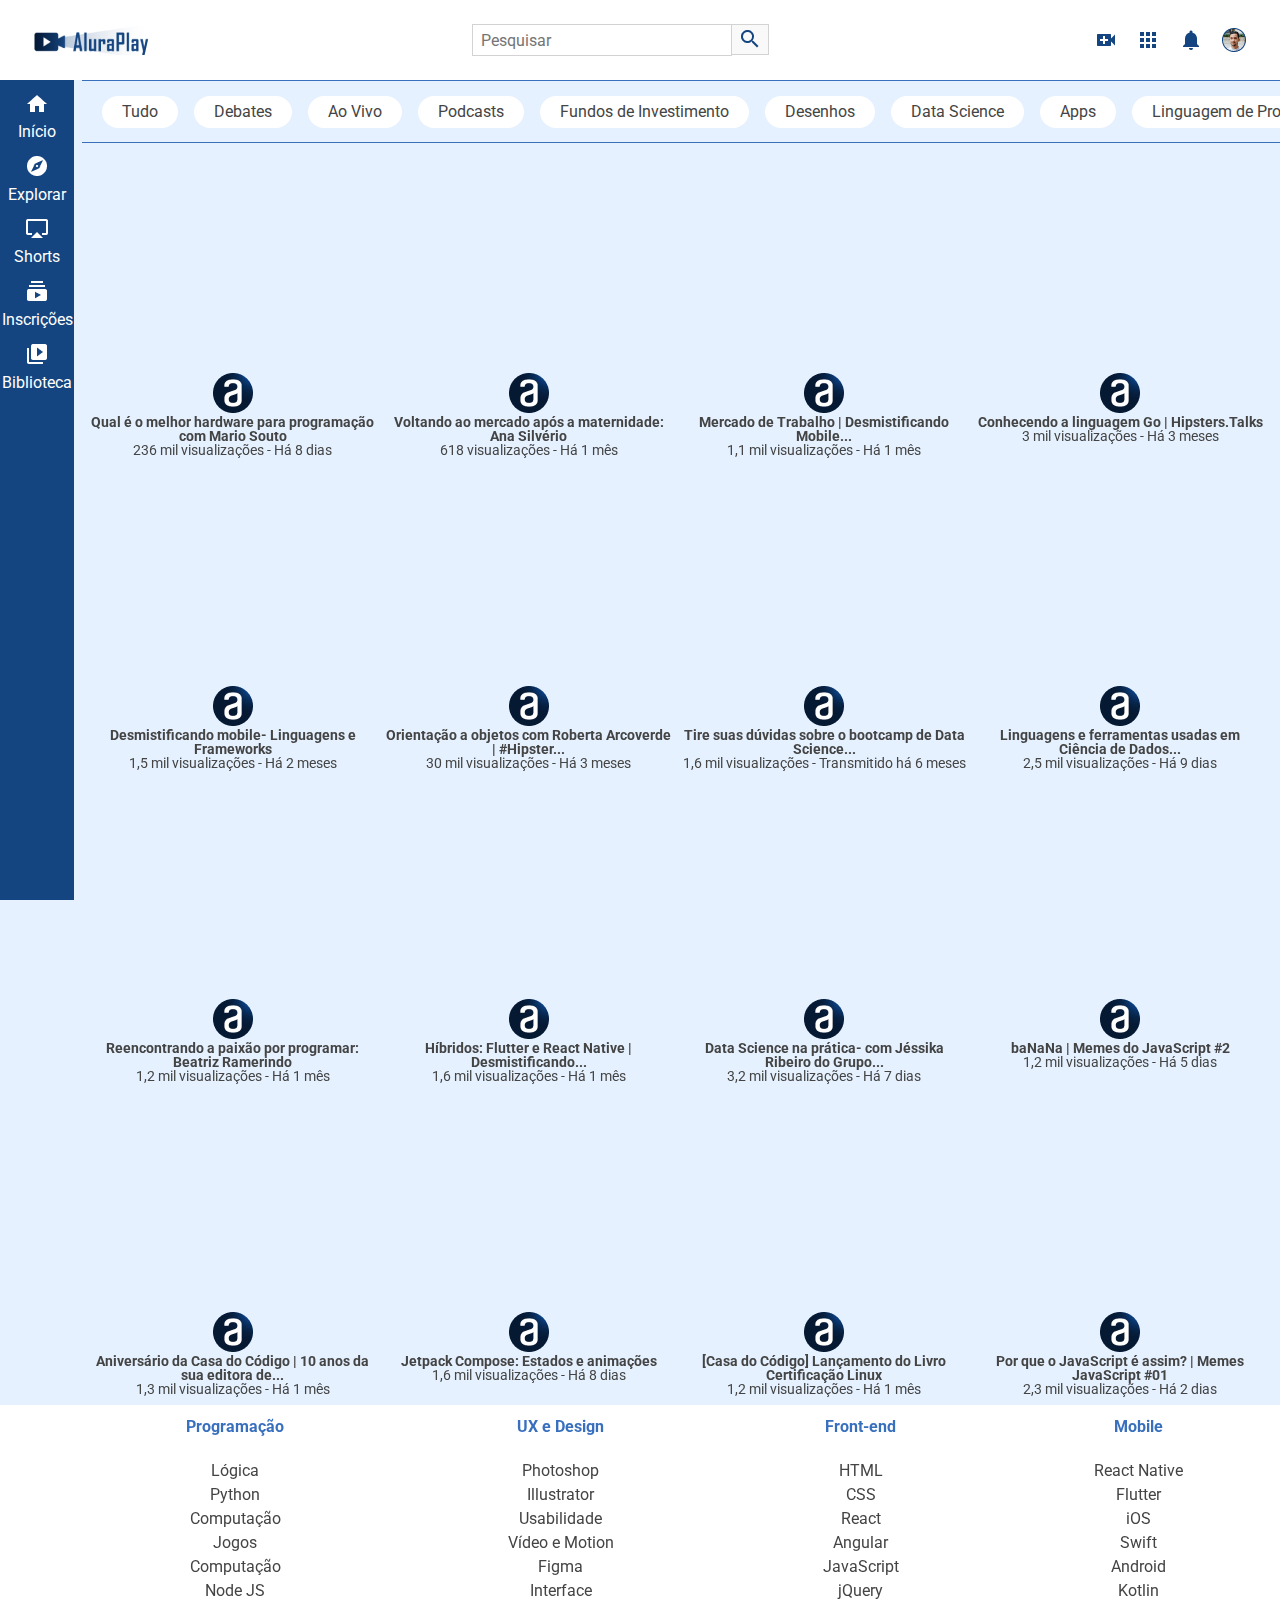
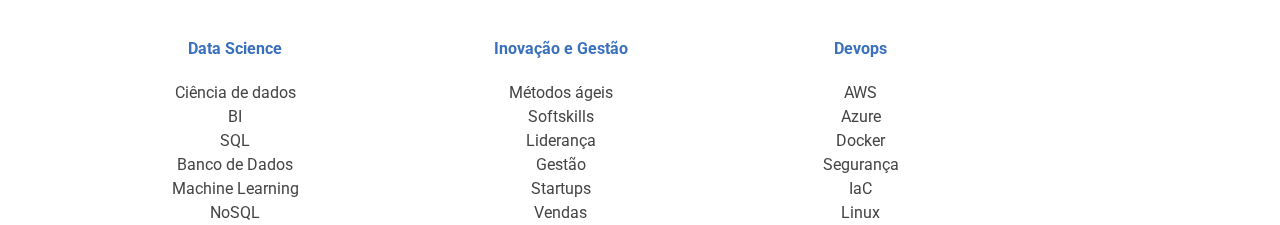
<file: aluraplay/index.html>
<!DOCTYPE html>
<html lang="pt-br">

<head>
    <meta charset="UTF-8">
    <meta http-equiv="X-UA-Compatible" content="IE=edge">
    <meta name="viewport" content="width=device-width, initial-scale=1.0">
    <link href="https://fonts.googleapis.com/css2?family=Roboto:wght@400;700&display=swap" rel="stylesheet">
    <link rel="stylesheet" href="./css/reset.css">
    <link rel="stylesheet" href="./css/estilos.css">
    <link rel="stylesheet" href="./css/flexbox.css">
    <title>AluraPlay</title>
    <link rel="shortcut icon" href="./img/favicon.ico" type="image/x-icon">
</head>

<body>

    <!-- Cabecalho -->
    <header>

        <nav class="cabecalho__container">

            <h1 class="logo__item" href="#"></h1>

            <div class="cabecalho__pesquisar__item">
                <form action="">
                    <input type="search" placeholder="Pesquisar" id="pesquisar" class="pesquisar__input">
                    <label for="pesquisar" class="pesquisar__label"></label>
                </form>
                <a href="#" class="cabecalho__audio"></a>
            </div>

            <div class="cabecalho__icones__item">
                <a href="#" class="cabecalho__videos"></a>
                <a href="#" class="cabecalho__apps"></a>
                <a href="#" class="cabecalho__notificacoes"></a>
                <a href="#" class="cabecalho__avatar"></a>
            </div>

        </nav>

    </header>

    <!-- Menu lateral -->

    <aside class="menu__container">
        <ul class="menu__lista">
            <li>
                <a class="menu__itens" href="#">
                    <i class="icone__inicio icone-item"></i>
                    <span>Início</span></a>
            </li>

            <li>
                <a class="menu__itens" href="#">
                    <i class="icone__explorar icone-item"></i>
                    <span>Explorar</span></a>
            </li>

            <li>
                <a class="menu__itens" href="#">
                    <i class="icone__shorts icone-item"></i>
                    <span>Shorts</span></a>
            </li>

            <li>
                <a class="menu__itens" href="#">
                    <i class="icone__inscricoes icone-item"></i>
                    <span>Inscrições</span></a>
            </li>

            <li>
                <a class="menu__itens" href="#">
                    <i class="icone__biblioteca icone-item"></i>
                    <span>Biblioteca</span></a>
            </li>
        </ul>

        <ul class="menu__lista">
            <li>
                <a class="menu__itens" href="#">
                    <i class="icone__historico icone-item"></i>
                    <span>Histórico</span></a>
            </li>

            <li>
                <a class="menu__itens" href="#">
                    <i class="icone__relogio icone-item"></i>
                    <span>Assistir mais tarde</span></a>
            </li>

            <li>
                <a class="menu__itens" href="#">
                    <i class="icone__like icone-item"></i>
                    <span>Marcados com like</span></a>
            </li>
        </ul>

        <ul class="menu__lista">
            <li>
                <a class="menu__itens" href="#">
                    <i class="icone__mostrar icone-item"></i>
                    <span>Mostrar mais 2</span></a>
            </li>

            <li>
                <a class="menu__itens" href="#">
                    <i class="icone__deschamps icone-item"></i>
                    <span>Felipe Deschamps</span></a>
            </li>

            <li>
                <a class="menu__itens" href="#">
                    <i class="icone__nerd icone-item"></i>
                    <span>Jovem Nerd</span></a>
            </li>

            <li>
                <a class="menu__itens" href="#">
                    <i class="icone__souto icone-item"></i>
                    <span>Mario Souto</span></a>
            </li>

            <li>
                <a class="menu__itens" href="#">
                    <i class="icone__iamarino icone-item"></i>
                    <span>Atila Iamarino</span></a>
            </li>

            <li>
                <a class="menu__itens" href="#">
                    <i class="icone__ballerini icone-item"></i>
                    <span>Rafaella Ballerini</span></a>
            </li>

            <li>
                <a class="menu__itens" href="#">
                    <i class="icone__gaveta icone-item"></i>
                    <span>Gaveta</span></a>
            </li>

            <li>
                <a class="menu__itens" href="#">
                    <i class="icone__alura icone-item"></i>
                    <span>Alura</span></a>
            </li>

            <li>
                <a class="menu__itens inscricoes" href="#">INSCRIÇÕES</a>
            </li>
        </ul>

        <ul class="menu__lista">
            <li class="jogos">
                <a class="menu__itens" href="#">
                    <i class="icone__jogos icone-item"></i>
                    <span>Jogos</span></a>
            </li>

            <li class="filmes">
                <a class="menu__itens" href="#">
                    <i class="icone__filmes icone-item"></i>
                    <span>Filmes</span></a>
            </li>
            <li class="premium">
                <a class="menu__itens" href="#">
                    <i class="icone__videos icone-item"></i>
                    <span>Vídeo Premium</span></a>
            </li>

            <li class="menu__itens maispagina">
                <a href="#">MAIS DA PÁGINA</a>
            </li>
        </ul>
    </aside>

    <!-- Seção superior -->

    <section class="superior__secao__container">
        <a class="superior__item" href="#">Tudo</a>
        <a class="superior__item" href="#">Debates</a>
        <a class="superior__item" href="#">Ao Vivo</a>
        <a class="superior__item" href="#">Podcasts</a>
        <a class="superior__item" href="#">Fundos de Investimento</a>
        <a class="superior__item" href="#">Desenhos</a>
        <a class="superior__item" href="#">Data Science</a>
        <a class="superior__item" href="#">Apps</a>
        <a class="superior__item" href="#">Linguagem de Programação</a>
        <a class="superior__item" href="#">Ciência da Computação</a>
        <a class="superior__item" href="#">Marketing</a>
    </section>

    <!-- Vídeos -->

    <ul class="videos__container">
        <li class="videos__item">
            <iframe width="100%"  height="72%" src="https://www.youtube.com/embed/pA-EgOaF23I" title="YouTube video player" frameborder="0"
                allow="accelerometer; autoplay; clipboard-write; encrypted-media; gyroscope; picture-in-picture"
                allowfullscreen></iframe>
            <div class="descricao-video">
                <img src="./img/videos/Ellipse 11.png" alt="Logo do canal Alura Cursos Online">
                <h3>Qual é o melhor hardware para programação com Mario Souto</h3>
                <p>236 mil visualizações - Há 8 dias</p>
            </div>
        </li>
        <li class="videos__item">
            <iframe width="100%"  height="72%" src="https://www.youtube.com/embed/OrnUhR41MYI"
                title="Voltando ao mercado após a maternidade: Ana Silvério" frameborder="0"
                allow="accelerometer; autoplay; clipboard-write; encrypted-media; gyroscope; picture-in-picture"
                allowfullscreen></iframe>
            <div class="descricao-video">
                <img src="./img/videos/Ellipse 11.png" alt="Logo do canal Alura Cursos Online">
                <h3>Voltando ao mercado após a maternidade: Ana Silvério</h3>
                <p>618 visualizações - Há 1 mês</p>
            </div>
        </li>
        <li class="videos__item">
            <iframe width="100%"  height="72%" src="https://www.youtube.com/embed/YhnNOTde2I0"
                title="Mercado de Trabalho | Desmistificando Mobile - Episódio 5" frameborder="0"
                allow="accelerometer; autoplay; clipboard-write; encrypted-media; gyroscope; picture-in-picture"
                allowfullscreen></iframe>
            <div class="descricao-video">
                <img src="./img/videos/Ellipse 11.png" alt="Logo do canal Alura Cursos Online">
                <h3>Mercado de Trabalho | Desmistificando Mobile...</h3>
                <p>1,1 mil visualizações - Há 1 mês</p>
            </div>
        </li>
        <li class="videos__item">
            <iframe width="100%"  height="72%" src="https://www.youtube.com/embed/y8FeZMv37WU" title="Conhecendo a linguagem Go | Hipsters.Talks"
                frameborder="0"
                allow="accelerometer; autoplay; clipboard-write; encrypted-media; gyroscope; picture-in-picture"
                allowfullscreen></iframe>
            <div class="descricao-video">
                <img src="./img/videos/Ellipse 11.png" alt="Logo do canal Alura Cursos Online">
                <h3>Conhecendo a linguagem Go | Hipsters.Talks</h3>
                <p>3 mil visualizações - Há 3 meses</p>
            </div>
        </li>
        <li class="videos__item">
            <iframe width="100%"  height="72%" src="https://www.youtube.com/embed/fmu1LQvZhms"
                title="Desmistificando mobile- Linguagens e Frameworks - Episódio 2" frameborder="0"
                allow="accelerometer; autoplay; clipboard-write; encrypted-media; gyroscope; picture-in-picture"
                allowfullscreen></iframe>
            <div class="descricao-video">
                <img src="./img/videos/Ellipse 11.png" alt="Logo do canal Alura Cursos Online">
                <h3>Desmistificando mobile- Linguagens e Frameworks</h3>
                <p>1,5 mil visualizações - Há 2 meses</p>
            </div>
        </li>
        <li class="videos__item">
            <iframe width="100%"  height="72%" src="https://www.youtube.com/embed/jpuJ1qrluoU"
                title="Orientação a objetos com Roberta Arcoverde | #HipstersPontoTube" frameborder="0"
                allow="accelerometer; autoplay; clipboard-write; encrypted-media; gyroscope; picture-in-picture"
                allowfullscreen></iframe>
            <div class="descricao-video">
                <img src="./img/videos/Ellipse 11.png" alt="Logo do canal Alura Cursos Online">
                <h3>Orientação a objetos com Roberta Arcoverde | #Hipster...</h3>
                <p>30 mil visualizações - Há 3 meses</p>
            </div>
        </li>
        <li class="videos__item">
            <iframe width="100%"  height="72%" src="https://www.youtube.com/embed/2HhPcadvjqU"
                title="Tire suas dúvidas sobre o bootcamp de Data Science." frameborder="0"
                allow="accelerometer; autoplay; clipboard-write; encrypted-media; gyroscope; picture-in-picture"
                allowfullscreen></iframe>
            <div class="descricao-video">
                <img src="./img/videos/Ellipse 11.png" alt="Logo do canal Alura Cursos Online">
                <h3>Tire suas dúvidas sobre o bootcamp de Data Science...</h3>
                <p>1,6 mil visualizações - Transmitido há 6 meses</p>
            </div>
        </li>
        <li class="videos__item">
            <iframe width="100%"  height="72%" src="https://www.youtube.com/embed/h83e1aAM5xQ" title="
                4:06
                TOCANDO AGORA
                Linguagens e ferramentas usadas em Ciência de Dados | Universo Data Science - Episódio 3"
                frameborder="0"
                allow="accelerometer; autoplay; clipboard-write; encrypted-media; gyroscope; picture-in-picture"
                allowfullscreen></iframe>
            <div class="descricao-video">
                <img src="./img/videos/Ellipse 11.png" alt="Logo do canal Alura Cursos Online">
                <h3>Linguagens e ferramentas usadas em Ciência de Dados...</h3>
                <p>2,5 mil visualizações - Há 9 dias</p>
            </div>
        </li>
        <li class="videos__item">
            <iframe width="100%"  height="72%" src="https://www.youtube.com/embed/CnB3eLTrkn4"
                title="Reencontrando a paixão por programar: Beatriz Ramerindo" frameborder="0"
                allow="accelerometer; autoplay; clipboard-write; encrypted-media; gyroscope; picture-in-picture"
                allowfullscreen></iframe>
            <div class="descricao-video">
                <img src="./img/videos/Ellipse 11.png" alt="Logo do canal Alura Cursos Online">
                <h3>Reencontrando a paixão por programar: Beatriz Ramerindo</h3>
                <p>1,2 mil visualizações - Há 1 mês</p>
            </div>
        </li>
        <li class="videos__item">
            <iframe width="100%"  height="72%" src="https://www.youtube.com/embed/vf9P_PycgRw"
                title="Híbridos: Flutter e React Native | Desmistificando Mobile - Episódio 4" frameborder="0"
                allow="accelerometer; autoplay; clipboard-write; encrypted-media; gyroscope; picture-in-picture"
                allowfullscreen></iframe>
            <div class="descricao-video">
                <img src="./img/videos/Ellipse 11.png" alt="Logo do canal Alura Cursos Online">
                <h3>Híbridos: Flutter e React Native | Desmistificando...</h3>
                <p>1,6 mil visualizações - Há 1 mês</p>
            </div>
        </li>
        <li class="videos__item">
            <iframe width="100%"  height="72%" src="https://www.youtube.com/embed/Nts3P35mHzE"
                title="Data Science na prática- com Jéssika Ribeiro do Grupo Boticário | Universo Data Science - Episódio 4"
                frameborder="0"
                allow="accelerometer; autoplay; clipboard-write; encrypted-media; gyroscope; picture-in-picture"
                allowfullscreen></iframe>
            <div class="descricao-video">
                <img src="./img/videos/Ellipse 11.png" alt="Logo do canal Alura Cursos Online">
                <h3>Data Science na prática- com Jéssika Ribeiro do Grupo...</h3>
                <p>3,2 mil visualizações - Há 7 dias</p>
            </div>
        </li>
        <li class="videos__item">
            <iframe width="100%"  height="72%" src="https://www.youtube.com/embed/HBVCsBtsmzA" title="baNaNa | Memes do JavaScript - Episódio 2"
                frameborder="0"
                allow="accelerometer; autoplay; clipboard-write; encrypted-media; gyroscope; picture-in-picture"
                allowfullscreen></iframe>
            <div class="descricao-video">
                <img src="./img/videos/Ellipse 11.png" alt="Logo do canal Alura Cursos Online">
                <h3>baNaNa | Memes do JavaScript #2</h3>
                <p>1,2 mil visualizações - Há 5 dias</p>
            </div>
        </li>
        <li class="videos__item">
            <iframe width="100%"  height="72%" src="https://www.youtube.com/embed/SyEdlBSw11k"
                title="Aniversário da Casa do Código | 10 anos da sua editora de Tecnologia" frameborder="0"
                allow="accelerometer; autoplay; clipboard-write; encrypted-media; gyroscope; picture-in-picture"
                allowfullscreen></iframe>
            <div class="descricao-video">
                <img src="./img/videos/Ellipse 11.png" alt="Logo do canal Alura Cursos Online">
                <h3>Aniversário da Casa do Código | 10 anos da sua editora de...</h3>
                <p>1,3 mil visualizações - Há 1 mês</p>
            </div>
        </li>
        <li class="videos__item">
            <iframe width="100%"  height="72%" src="https://www.youtube.com/embed/FKYBCl_I9zU"
                title="Jetpack Compose: Estados e animações | #AluraMais" frameborder="0"
                allow="accelerometer; autoplay; clipboard-write; encrypted-media; gyroscope; picture-in-picture"
                allowfullscreen></iframe>
            <div class="descricao-video">
                <img src="./img/videos/Ellipse 11.png" alt="Logo do canal Alura Cursos Online">
                <h3>Jetpack Compose: Estados e animações</h3>
                <p>1,6 mil visualizações - Há 8 dias</p>
            </div>
        </li>
        <li class="videos__item">
            <iframe width="100%"  height="72%" src="https://www.youtube.com/embed/68EGCA67g_A"
                title="[Casa do Código] Lançamento do Livro Certificação Linux" frameborder="0"
                allow="accelerometer; autoplay; clipboard-write; encrypted-media; gyroscope; picture-in-picture"
                allowfullscreen></iframe>
            <div class="descricao-video">
                <img src="./img/videos/Ellipse 11.png" alt="Logo do canal Alura Cursos Online">
                <h3>[Casa do Código] Lançamento do Livro Certificação Linux</h3>
                <p>1,2 mil visualizações - Há 1 mês</p>
            </div>
        </li>
        <li class="videos__item">
            <iframe width="100%"  height="72%" src="https://www.youtube.com/embed/VHxoyduIt18"
                title="Por que o JavaScript é assim? | Memes do JavaScript - Episódio 1" frameborder="0"
                allow="accelerometer; autoplay; clipboard-write; encrypted-media; gyroscope; picture-in-picture"
                allowfullscreen></iframe>
            <div class="descricao-video">
                <img src="./img/videos/Ellipse 11.png" alt="Logo do canal Alura Cursos Online">
                <h3>Por que o JavaScript é assim? | Memes JavaScript #01</h3>
                <p>2,3 mil visualizações - Há 2 dias</p>
            </div>
        </li>
    </ul>

    <!-- <Seção rodapé> -->
    <footer class="rodape__container">

        <!-- section tem display block por padrão, isso quer dizer que fica uma section em cima da outra -->
        <section>
            <h2 class="rodape__titulo">Programação</h2>
            <p class="rodape__texto">Lógica</p>
            <p>Python</p>
            <p>Computação</p>
            <p>Jogos</p>
            <p>Computação</p>
            <p>Node JS</p>
        </section>

        <section>
            <h2 class="rodape__titulo">Data Science</h2>
            <p class="rodape__texto">Ciência de dados</p>
            <p>BI</p>
            <p>SQL</p>
            <p>Banco de Dados</p>
            <p>Machine Learning</p>
            <p>NoSQL</p>
        </section>

        <section>
            <h2 class="rodape__titulo">UX e Design</h2>
            <p class="rodape__texto">Photoshop</p>
            <p>Illustrator</p>
            <p>Usabilidade</p>
            <p>Vídeo e Motion</p>
            <p>Figma</p>
            <p>Interface</p>
        </section>

        <section>
            <h2 class="rodape__titulo">Inovação e Gestão</h2>
            <p class="rodape__texto">Métodos ágeis</p>
            <p>Softskills</p>
            <p>Liderança</p>
            <p>Gestão</p>
            <p>Startups</p>
            <p>Vendas</p>
        </section>

        <section>
            <h2 class="rodape__titulo">Front-end</h2>
            <p class="rodape__texto">HTML</p>
            <p>CSS</p>
            <p>React</p>
            <p>Angular</p>
            <p>JavaScript</p>
            <p>jQuery</p>
        </section>

        <section>
            <h2 class="rodape__titulo">Devops</h2>
            <p class="rodape__texto">AWS</p>
            <p>Azure</p>
            <p>Docker</p>
            <p>Segurança</p>
            <p>IaC</p>
            <p>Linux</p>
        </section>

        <section>
            <h2 class="rodape__titulo">Mobile</h2>
            <p class="rodape__texto">React Native</p>
            <p>Flutter</p>
            <p>iOS</p>
            <p>Swift</p>
            <p>Android</p>
            <p>Kotlin</p>
        </section>
    </footer>

</body>

</html>
</file>
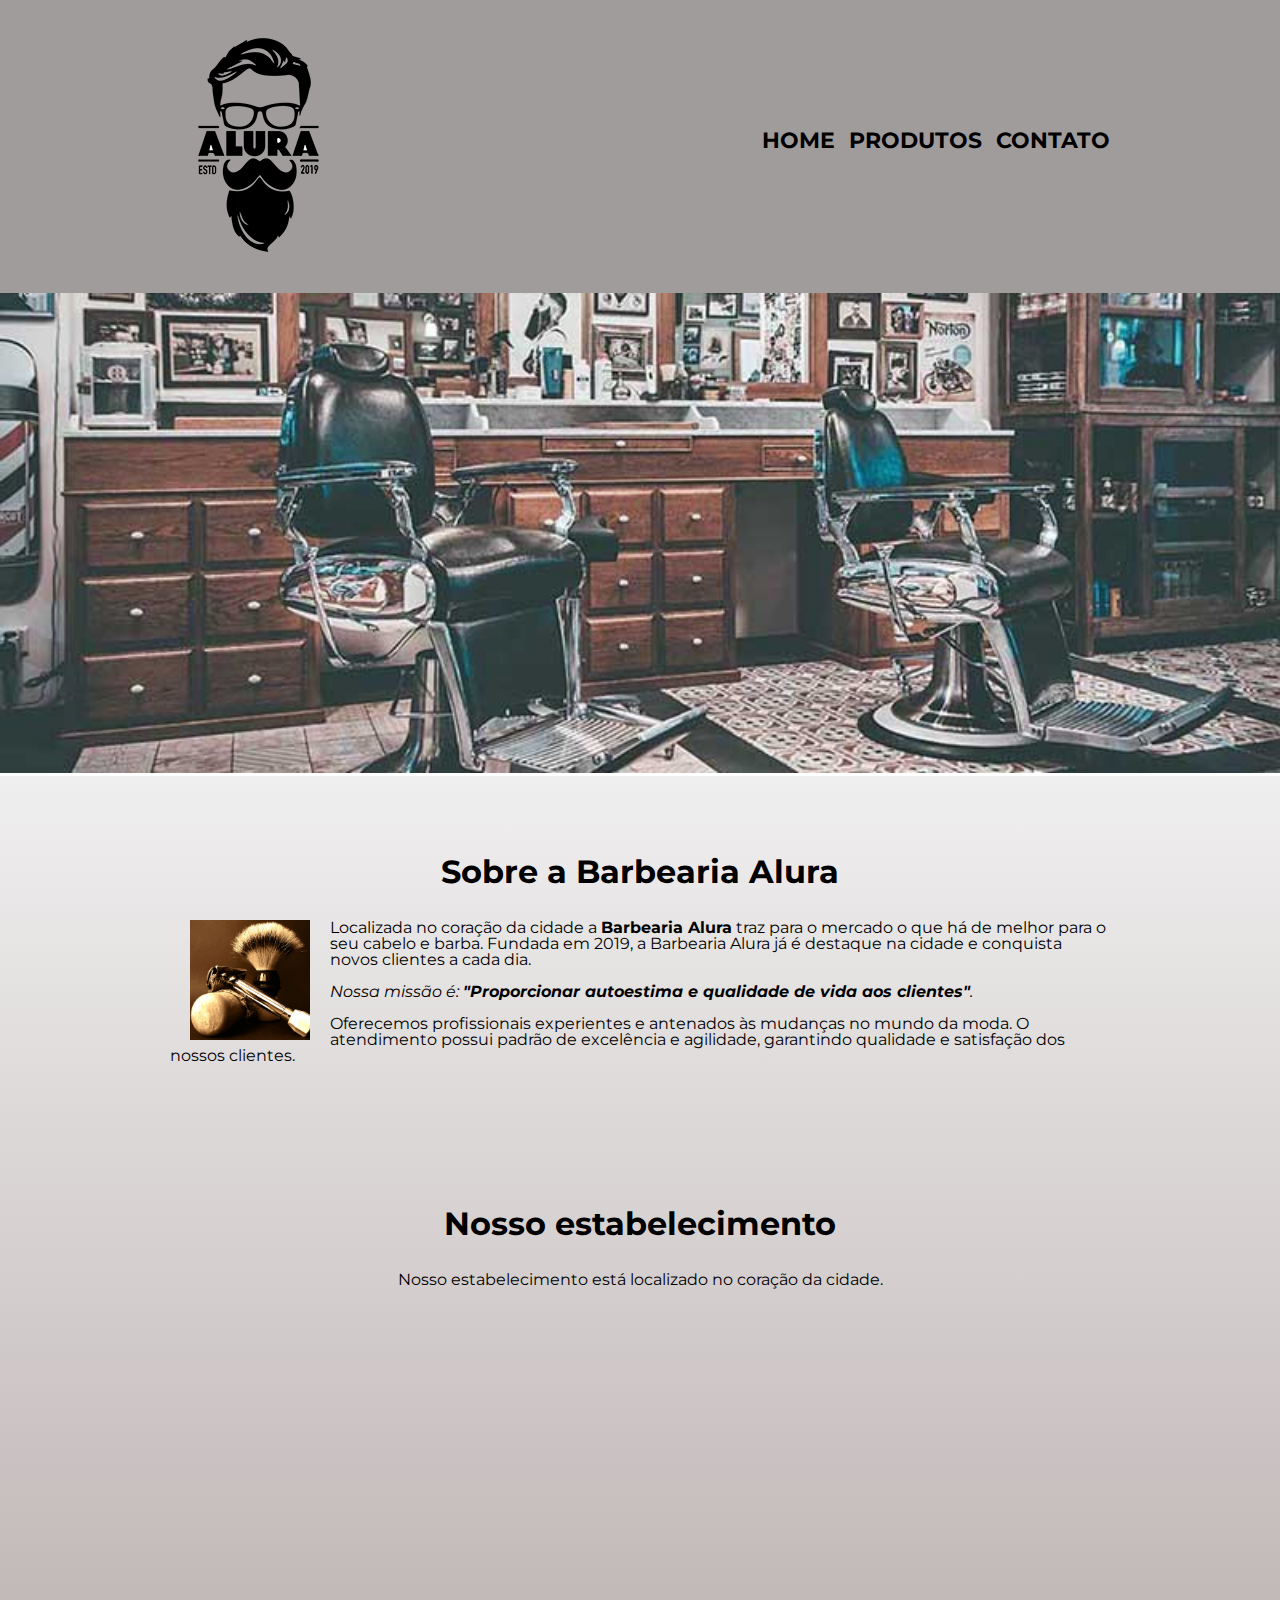
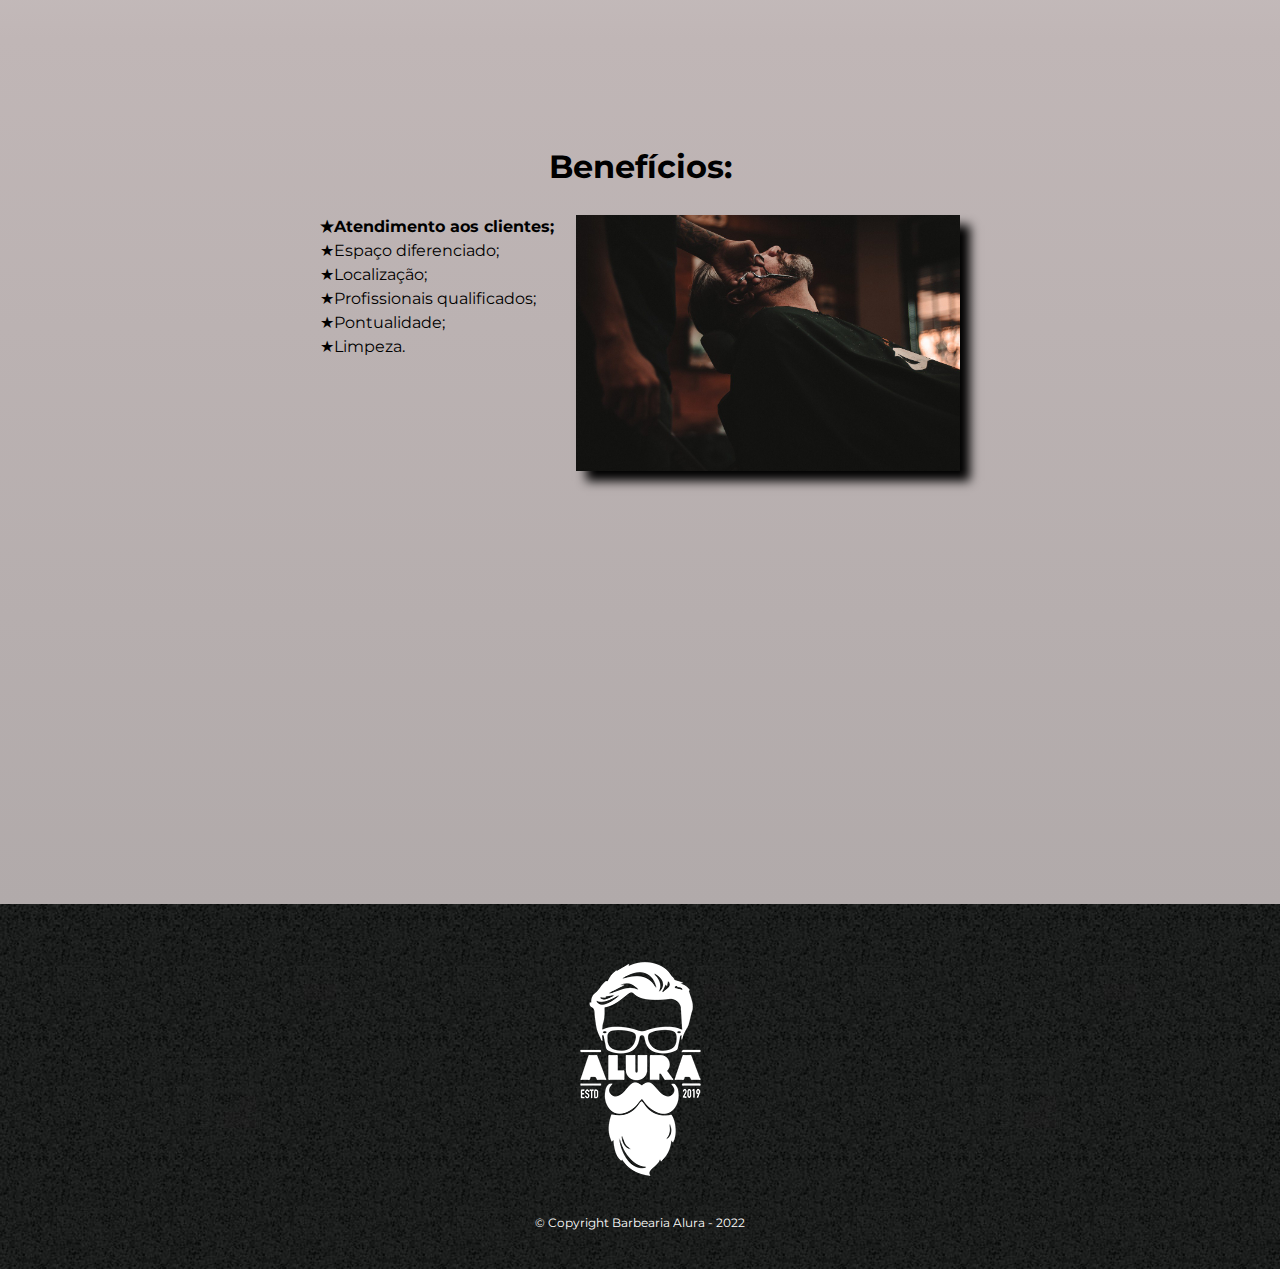
<file: Curso Html e Css/index.html>
<!DOCTYPE html>
<!-- versão atualizada -->
<html lang="pt-br">
    <head>
        <!-- Informações passadas para o navegador -->
        <meta charset="UTF-8">
        <meta http-equiv="X-UA-Compatible" content="IE=edge">
        <meta name="viewport" content="width=device-width, initial-scale=1.0">
        <!-- tag de responsividade -->
        <title>Barbearia Alura</title>
        <link rel="stylesheet" href="./reset.css"/>
        <link rel="stylesheet" href="./style.css"/>
        <link href="https://fonts.googleapis.com/css?family=Montserrat&display=swap" rel="stylesheet">
    </head>
    <body>
        <!-- o que é visível na página -->
        <header>
            <div class="caixa">
                <h1><img src="assets/logo.png" alt="Logo da Barbearia Alura"/></h1>
                <!-- centralizando a imagem e a lista -->
                <nav>
                    <!-- tag de navegação -->
                    <ul>
                        <li><a href="index.html" target="_blank">Home</a></li>
                        <li><a href="produtos.html" target="_blank">Produtos</a></li>
                        <li><a href="contato.html" target="_blank">Contato</a></li>
                        <!-- âncoras, onde vai levar -->
                    </ul>
                </nav>
            </div>
        </header>
        <img class="banner" src="assets/banner.jpg" alt="Foto da barbearia"/>
        <main class="gradiente">
            <section class="principal">
                <h2 class="titulo-principal">Sobre a Barbearia Alura</h2> 
                <img class="utensilios" src="assets/utensilios.jpg" alt="Utensílios de um barbeiro">
                <p>Localizada no coração da cidade a <strong>Barbearia Alura</strong> traz para o mercado o que há de melhor para o seu cabelo e barba. Fundada em 2019, a Barbearia Alura já é destaque na cidade e conquista novos clientes a cada dia.</p>
                <p id="missao"><em>Nossa missão é: <strong>"Proporcionar autoestima e qualidade de vida aos clientes"</strong>.</em></p>
                <p>Oferecemos profissionais experientes e antenados às mudanças no mundo da moda. O atendimento possui padrão de excelência e agilidade, garantindo qualidade e satisfação dos nossos clientes.</p>
            </section>
            <section class="mapa">
                <h3 class="titulo-principal">Nosso estabelecimento</h3>
                <p>Nosso estabelecimento está localizado no coração da cidade.</p>
                <div class="mapa-conteudo">
                    <iframe src="https://www.google.com/maps/embed?pb=!1m18!1m12!1m3!1d3657.1065566250013!2d-46.653905485022214!3d-23.564616184681235!2m3!1f0!2f0!3f0!3m2!1i1024!2i768!4f13.1!3m3!1m2!1s0x94ce59541c6c79c3%3A0x36b90a85f0f8cb33!2sGrupo%20Alura!5e0!3m2!1spt-BR!2sbr!4v1663970505208!5m2!1spt-BR!2sbr" width="100%" height="300" style="border:0;" allowfullscreen="" loading="lazy" referrerpolicy="no-referrer-when-downgrade"></iframe>
                </div>
                <!-- iframe abre janelas no site para buscar alguma informação, nesse caso é o mapa do google -->
            </section>
            <section class="beneficios">
                <!-- bloco semantico -->
                <h3 class="titulo-principal">Benefícios:</h4>
                <div class="conteudo-beneficios">
                    <ul class="lista-benefits">
                        <li class="itens">Atendimento aos clientes;</li>
                        <li class="itens">Espaço diferenciado;</li>
                        <li class="itens">Localização;</li>
                        <li class="itens">Profissionais qualificados;</li>
                        <li class="itens">Pontualidade;</li>
                        <li class="itens">Limpeza.</li>
                    </ul><img class="imagem-beneficio" src="assets/beneficios.jpg"/>
                </div>
                <div class="video">
                    <iframe width="100%" height="315" src="https://www.youtube.com/embed/wcVVXUV0YUY" frameborder="0" allow="accelerometer; autoplay; encrypted-media; gyroscope; picture-in-picture" allowfullscreen></iframe>
                </div>
            </section>
        </main>
        <footer>
            <!-- rodapé -->
            <img src="assets/logo-branco.png" alt="Logo da Barbearia Alura"/>
            <p class="copyright">&#169; Copyright Barbearia Alura - 2022</p>
        </footer>
    </body>
</html>
</file>
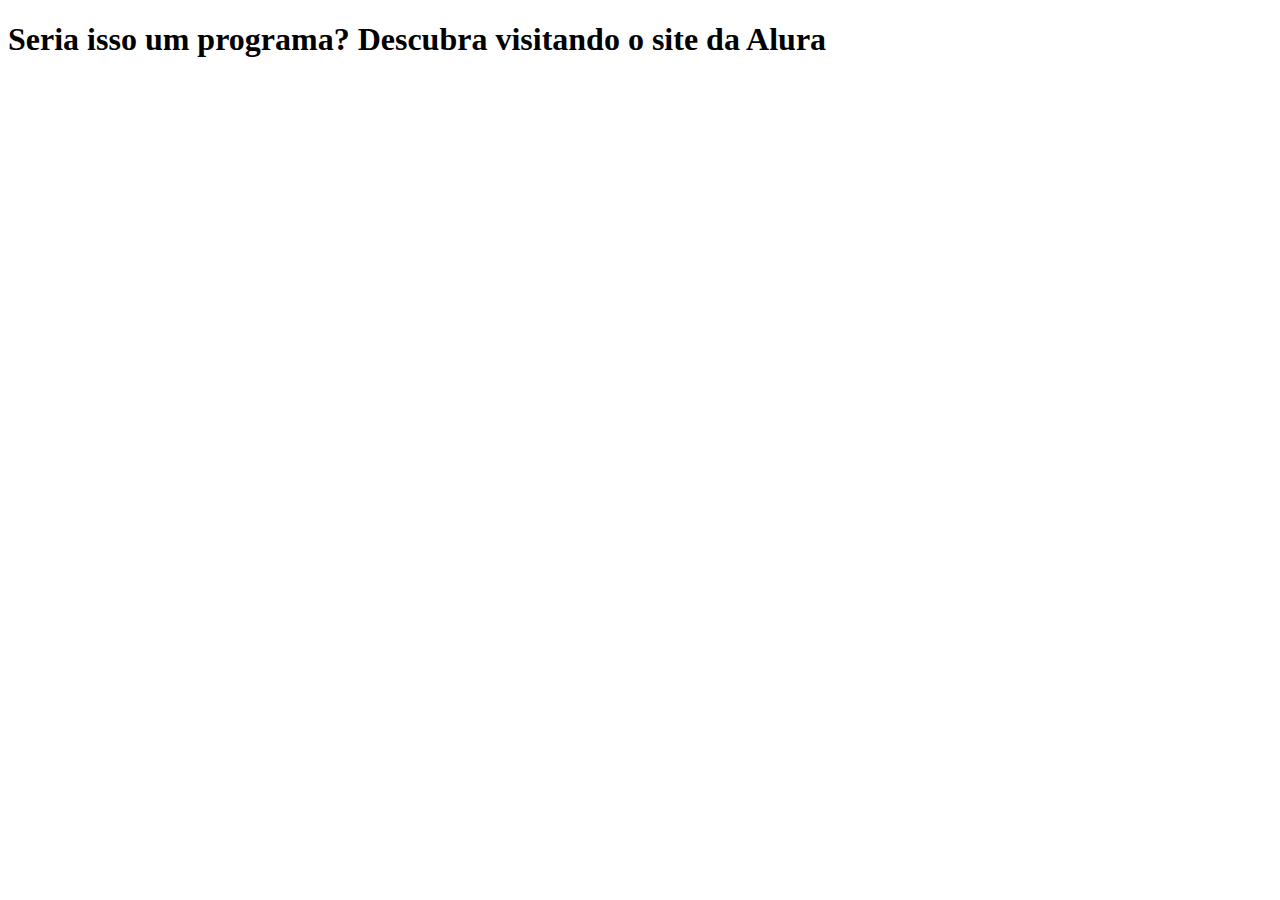
<file: Curso-HTML-JavaScript/index.html>
<!DOCTYPE html>
<html lang="pt-br">
    <head>
        <meta charset="UTF-8">
        <meta http-equiv="X-UA-Compatible" content="IE=edge">
        <meta name="viewport" content="width=device-width, initial-scale=1.0">
        <title>Document</title>
    </head>
    <body>
        <h1>Seria isso um programa? Descubra visitando o site da Alura <a href="http://alura.com.br"></a></h1>
    </body>
</html>
</file>
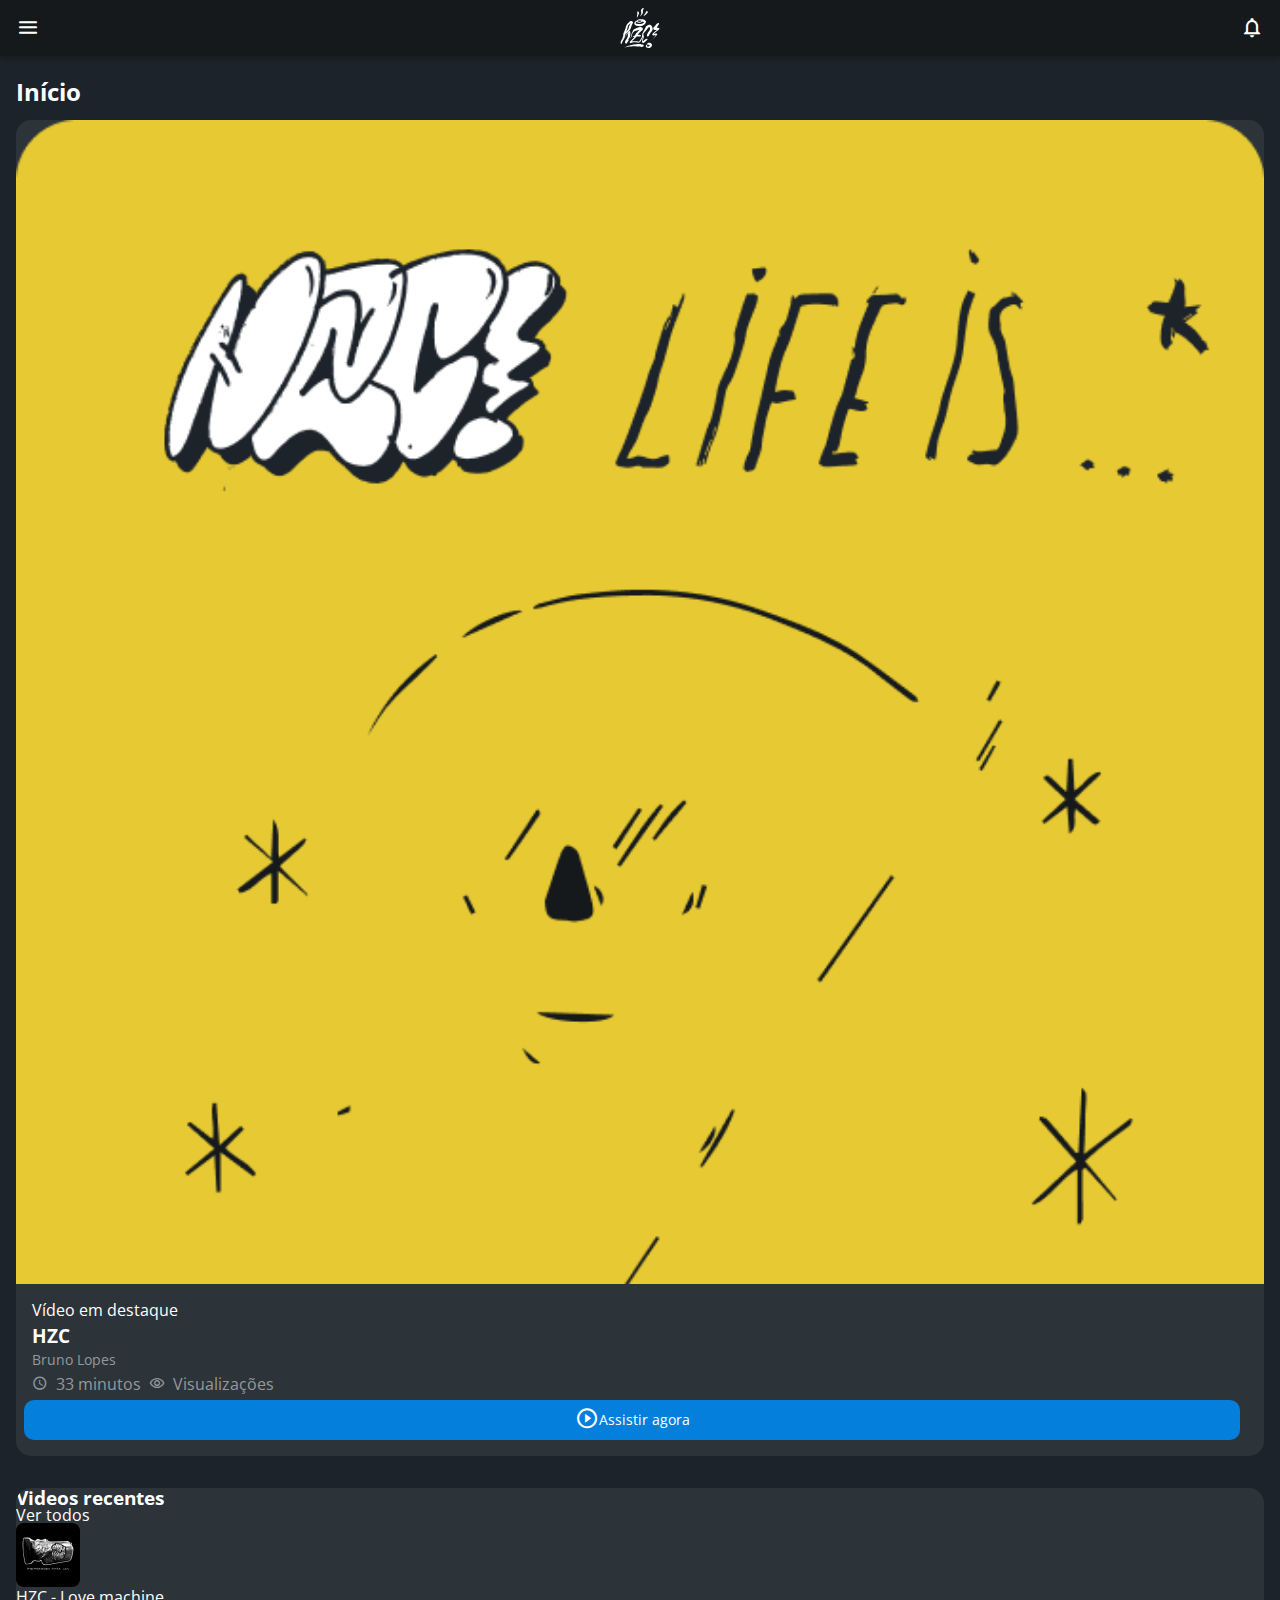
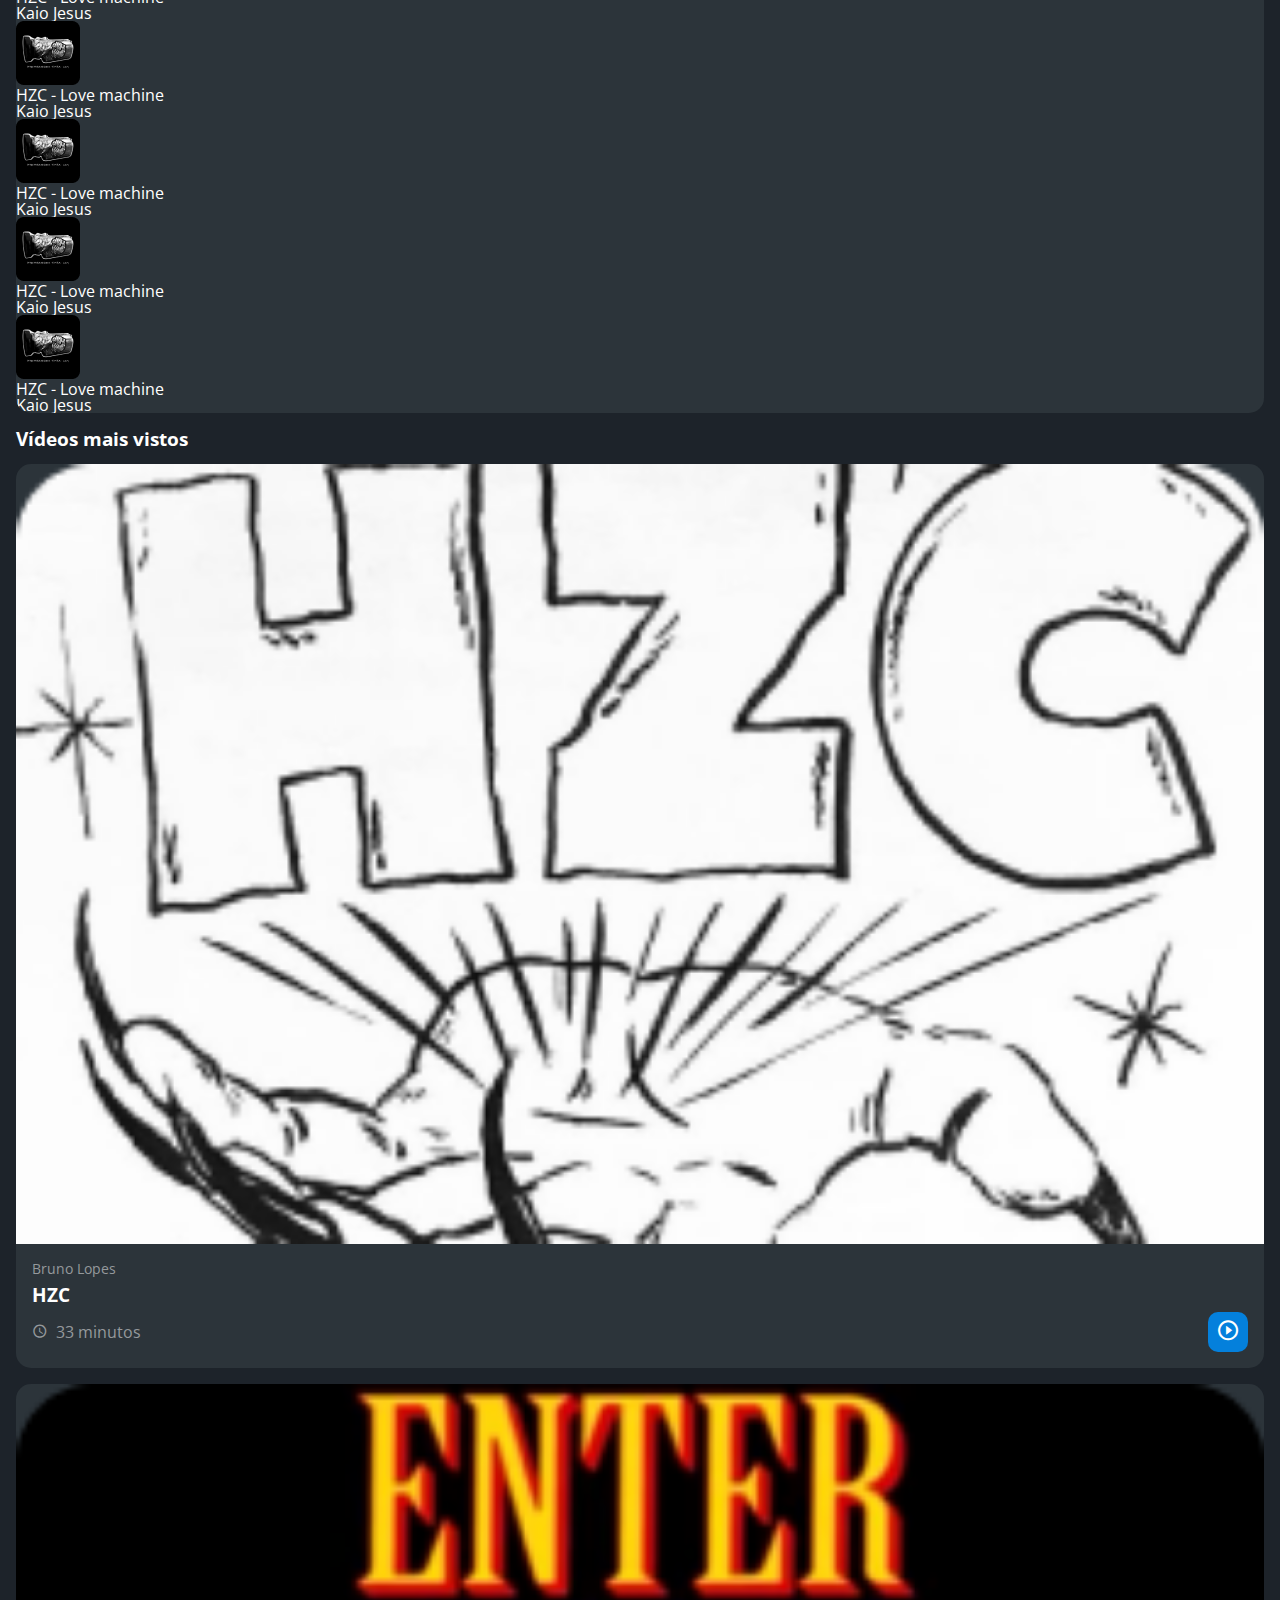
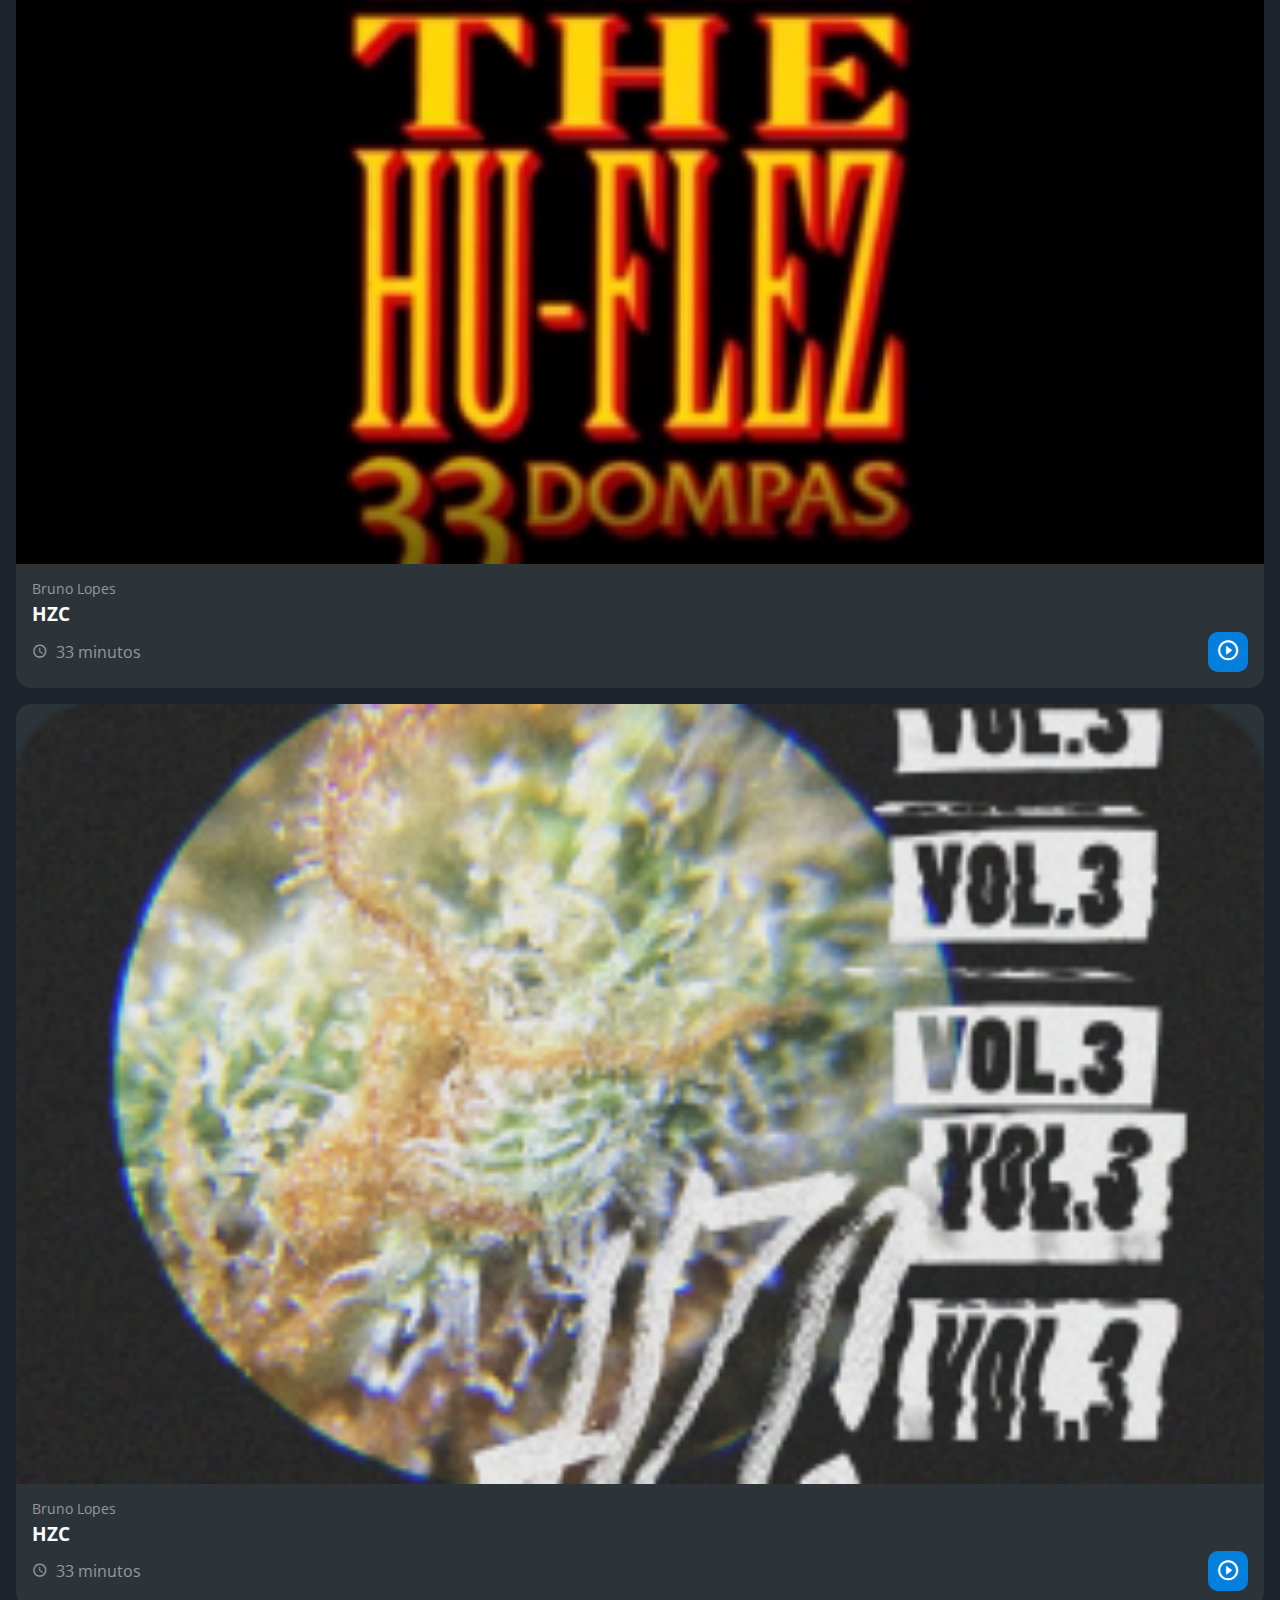
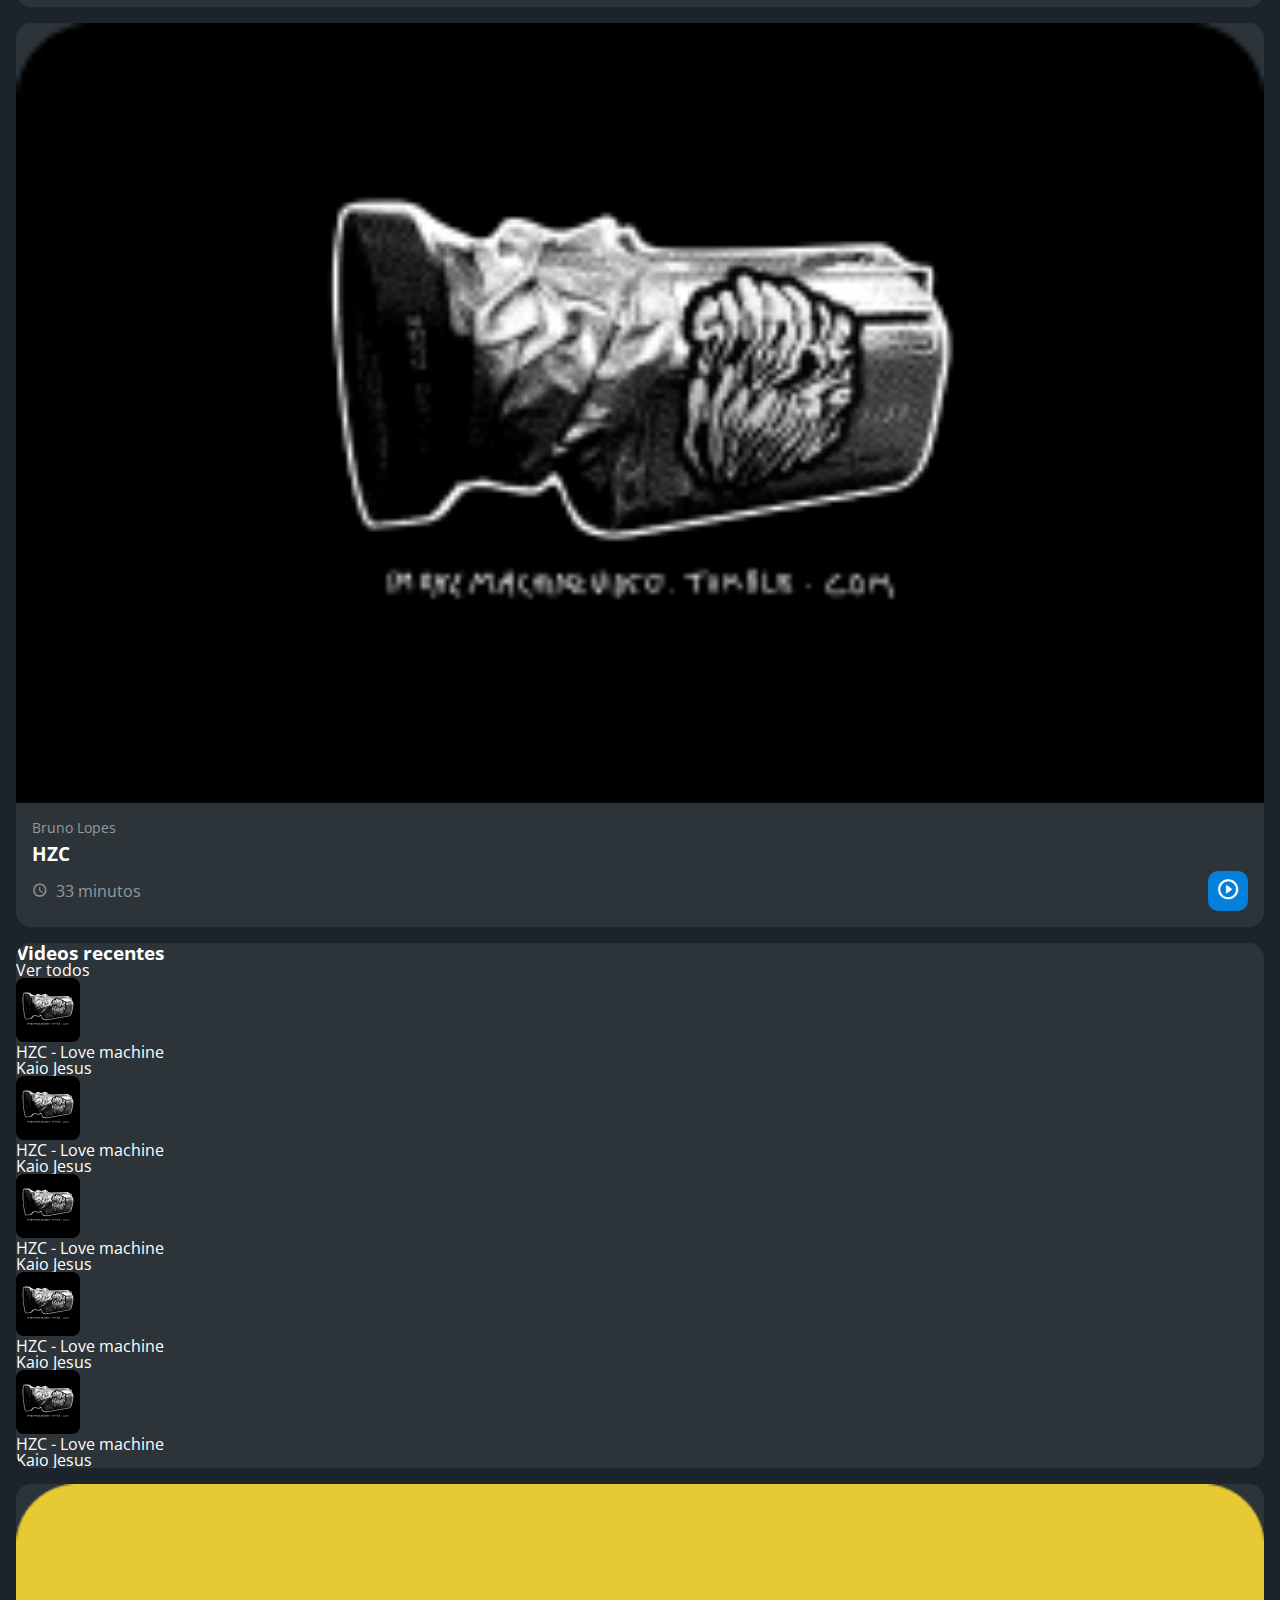
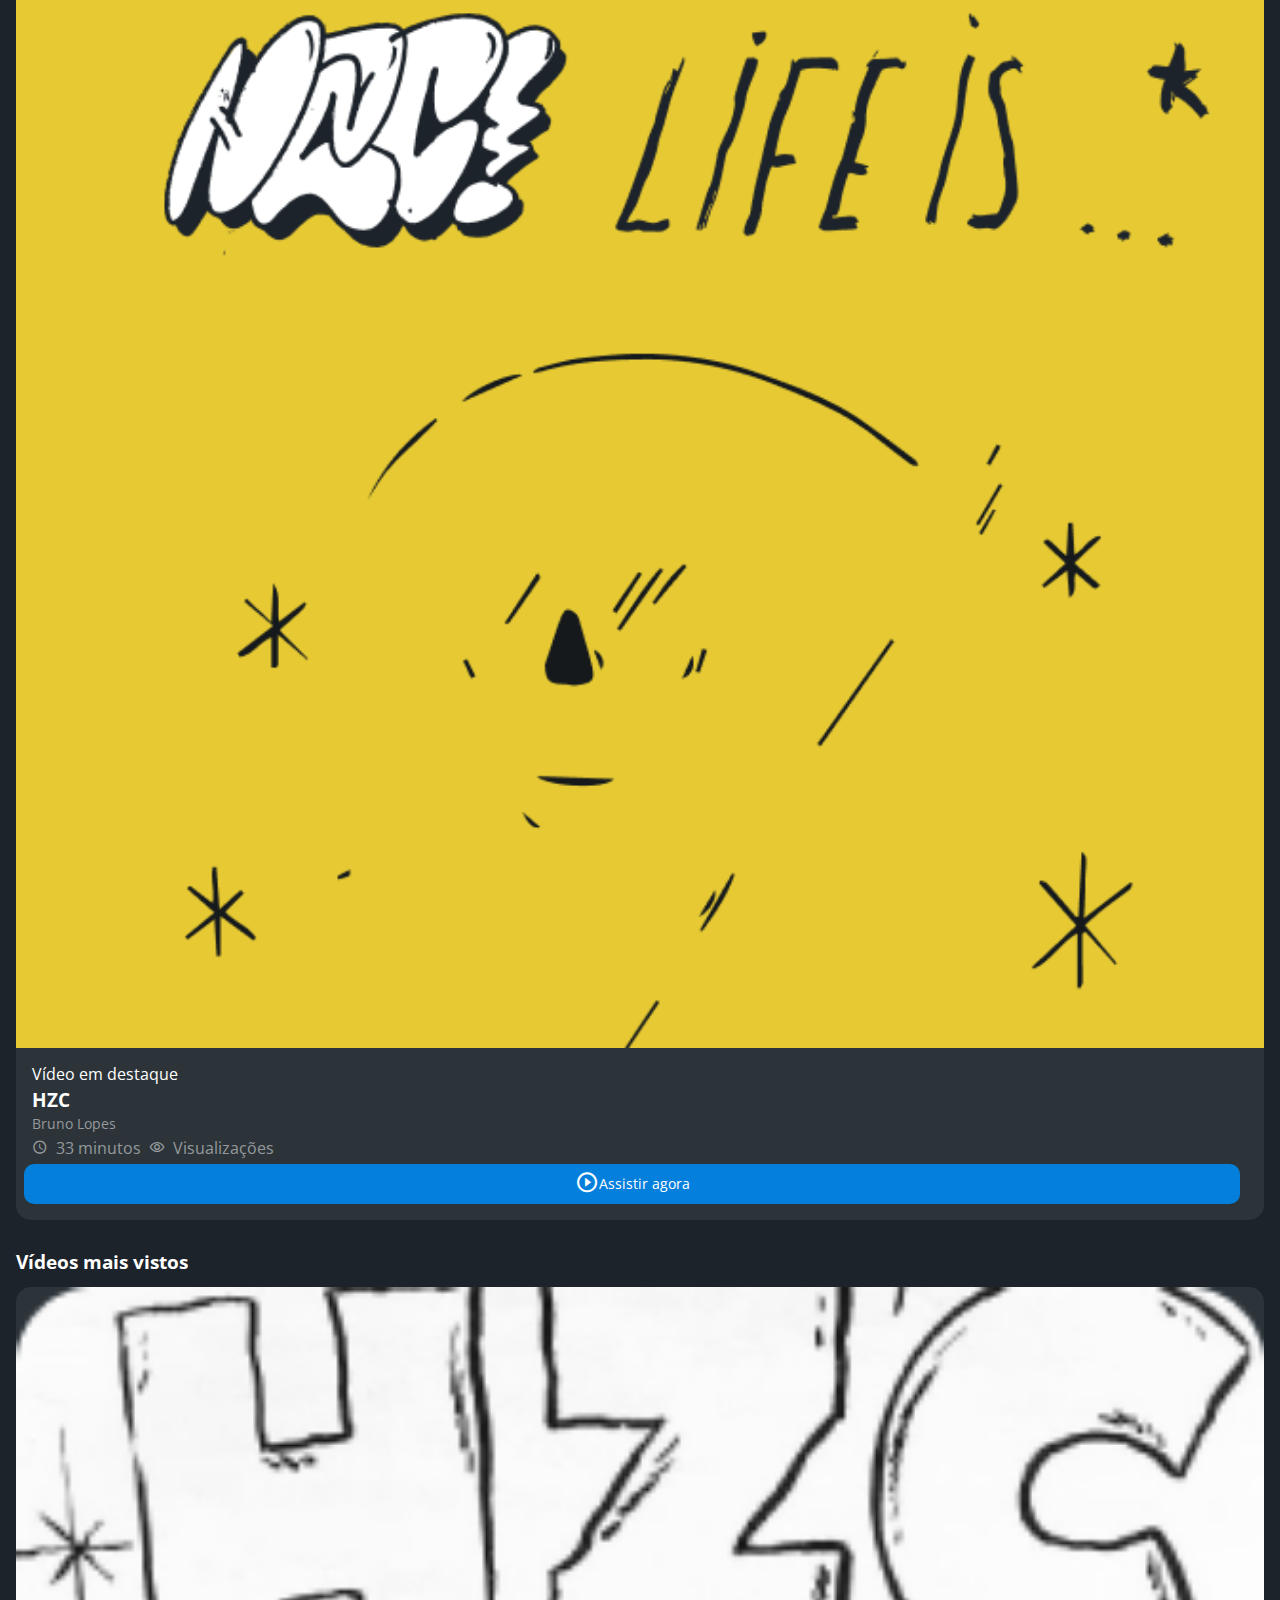
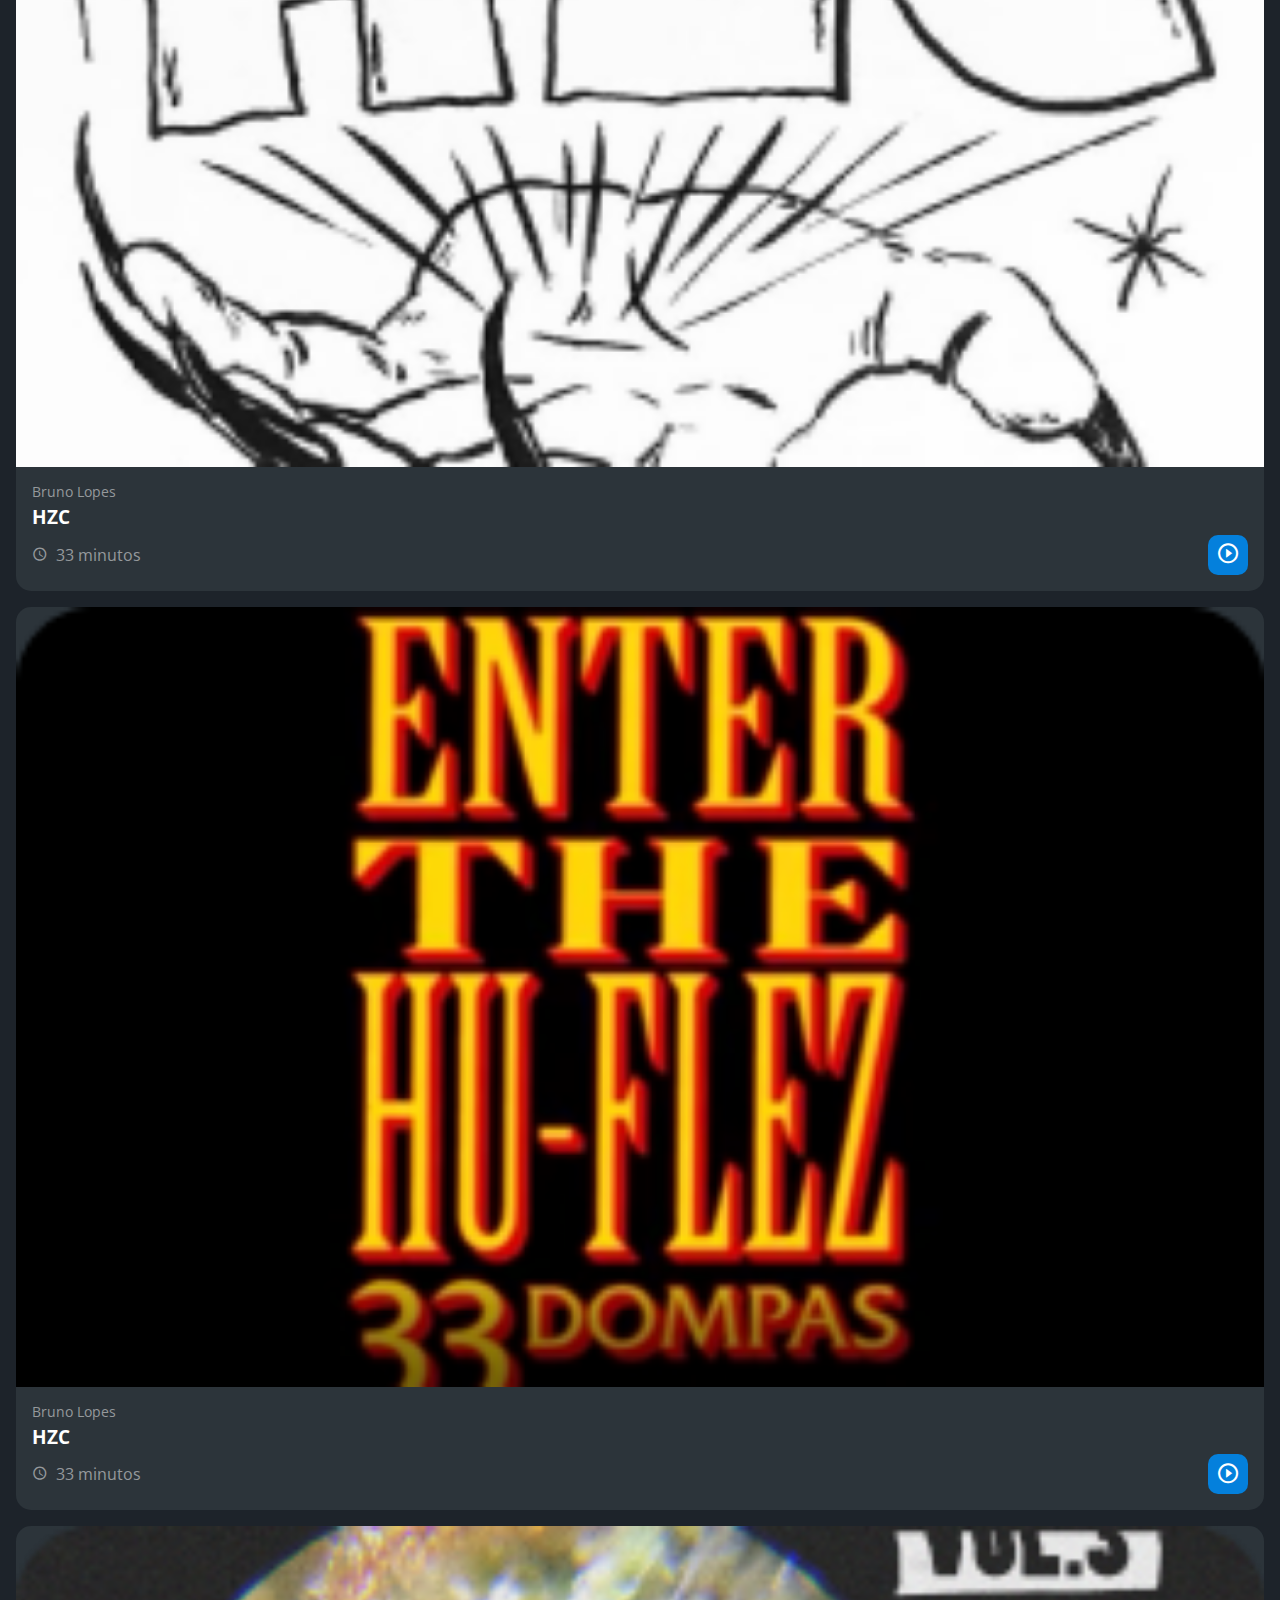
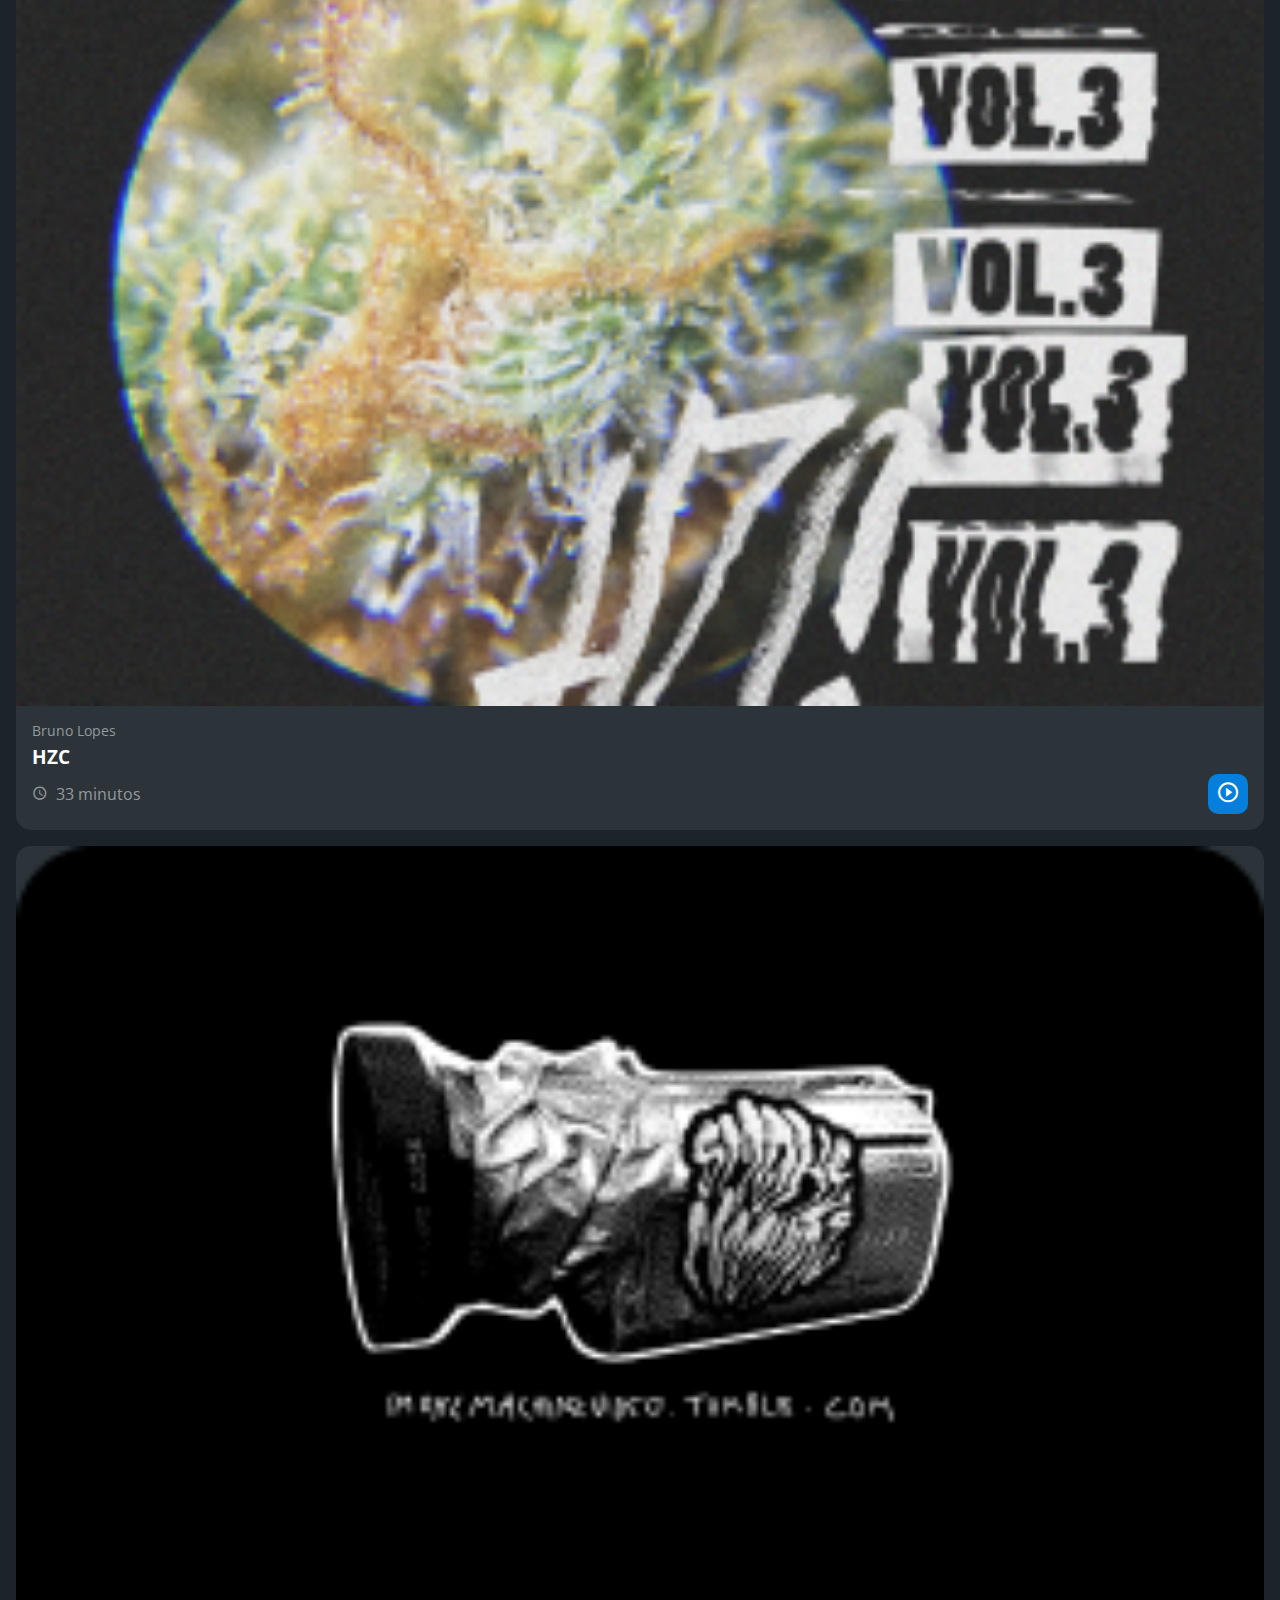
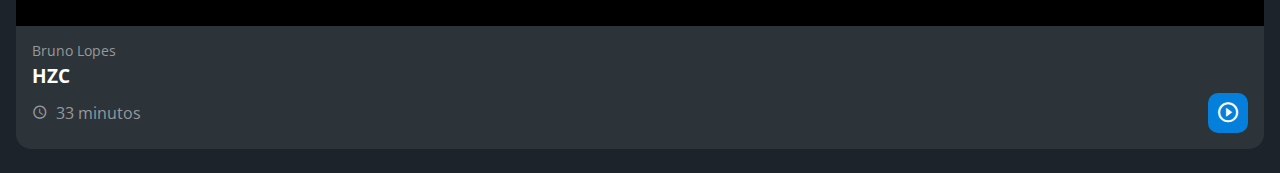
<file: Projeto-Flexbox-Grid/index.html>
<!DOCTYPE html>
<html lang="pt-br">
    <head>
        <meta charset="UTF-8">
        <meta http-equiv="X-UA-Compatible" content="IE=edge">
        <meta name="viewport" content="width=device-width, initial-scale=1.0">
        <title>HZC | Home</title>
        <link rel="preconnect" href="https://fonts.googleapis.com">
        <link rel="preconnect" href="https://fonts.gstatic.com" crossorigin>
        <link rel="stylesheet" href="https://fonts.googleapis.com/css2?family=Open+Sans:wght@400;600;700&display=swap">
        <link rel="stylesheet" href="assets/css/reset.css">
        <link rel="stylesheet" href="style.css">
    </head>
    <body>
        <header class="cabecalho">
            <button class="cabecalho__menu" aria-label="Menu"><i></i></button>
            <img src="assets/img/logo.svg" alt="Logotipo da HZC" class="cabecalho__logo">
            <p class="cabecalho__perfil">Bruno Lopes</p>
            <button class="cabecalho__notificacao" aria-label="Notificação"><i></i></button>
        </header>
        <nav class="menu-lateral">
            <img class="menu-lateral__logo" src="assets/img/logo.svg" alt="Logotipo da HZC">
            <!-- justify-self e align-self funcionam da mesma forma que o justify-content e align-items só que para um só elemento -->
            <a href="#" class="menu-lateral__link menu-lateral__link--inicio menu-lateral__link--ativo">Início</a>
            <a href="#" class="menu-lateral__link menu-lateral__link--videos">Vídeos</a>
            <a href="#" class="menu-lateral__link menu-lateral__link--picos">Picos</a>
            <a href="#" class="menu-lateral__link menu-lateral__link--integrantes">Integrantes</a>
            <a href="#" class="menu-lateral__link menu-lateral__link--camisas">Camisas</a>
            <a href="#" class="menu-lateral__link menu-lateral__link--pinturas">Pinturas</a>
        </nav>
        <main class="principal">
            <h2 class="titulo-pagina">Início</h2>
            <article class="cartao cartao--destaque">
                <img src="assets/img/banner-mobile_1.png" alt="Banner do cartão" class="cartao__imagens">
                <div class="cartao__conteudo">
                    <p class="cartao__destaque">Vídeo em destaque</p>
                    <h3 class="cartao__titulo">HZC </h3>
                    <p class="cartao__perfil">Bruno Lopes</p>
                    <p class="cartao__info cartao__info--tempo">33 minutos</p>
                    <p class="cartao__info cartao__info--visualizacao">Visualizações</p>
                    <button class="cartao__botao cartao__botao--play cartao__botao--destaque">Assistir agora</button>
                </div>
            </article>
            <article class="cartao cartao--recentes">
                <h3 class="cartao__titulo">Videos recentes</h3>
                <a href="#" class="cartao__link">Ver todos</a>
                <ul class="cartao__lista">
                    <li class="cartao__item">
                        <img src="assets/img/miniatura_1.png" alt="Thumbnail" class="cartao__item-thumbnail">
                        <h4 class="cartao__item-titulo">HZC - Love machine</h4>
                        <p class="cartao__item-perfil">Kaio Jesus</p>
                    </li>
                    <li class="cartao__item">
                        <img src="assets/img/miniatura_1.png" alt="Thumbnail" class="cartao__item-thumbnail">
                        <h4 class="cartao__item-titulo">HZC - Love machine</h4>
                        <p class="cartao__item-perfil">Kaio Jesus</p>
                    </li>
                    <li class="cartao__item">
                        <img src="assets/img/miniatura_1.png" alt="Thumbnail" class="cartao__item-thumbnail">
                        <h4 class="cartao__item-titulo">HZC - Love machine</h4>
                        <p class="cartao__item-perfil">Kaio Jesus</p>
                    </li>
                    <li class="cartao__item">
                        <img src="assets/img/miniatura_1.png" alt="Thumbnail" class="cartao__item-thumbnail">
                        <h4 class="cartao__item-titulo">HZC - Love machine</h4>
                        <p class="cartao__item-perfil">Kaio Jesus</p>
                    </li>
                    <li class="cartao__item">
                        <img src="assets/img/miniatura_1.png" alt="Thumbnail" class="cartao__item-thumbnail">
                        <h4 class="cartao__item-titulo">HZC - Love machine</h4>
                        <p class="cartao__item-perfil">Kaio Jesus</p>
                    </li>
                </ul>
            </article>
            <section class="secao">
                <h3 class="titulo-secao">Vídeos mais vistos</h3>
                <article class="cartao">
                    <img src="assets/img/video_1.png" alt="Vídeo vídeo" class="cartao__imagens">
                    <div class="cartao__conteudo">
                        <p class="cartao__perfil">Bruno Lopes</p>
                        <h3 class="cartao__titulo">HZC </h3>
                        <p class="cartao__info cartao__info--tempo">33 minutos</p>
                        <button class="cartao__botao cartao__botao--play" aria-label="Assistir agora"></button>
                    </div>
                </article>
                <article class="cartao">
                    <img src="assets/img/video_2.png" alt="Vídeo vídeo" class="cartao__imagens">
                    <div class="cartao__conteudo">
                        <p class="cartao__perfil">Bruno Lopes</p>
                        <h3 class="cartao__titulo">HZC </h3>
                        <p class="cartao__info cartao__info--tempo">33 minutos</p>
                        <button class="cartao__botao cartao__botao--play" aria-label="Assistir agora"></button>
                    </div>
                </article>
                <article class="cartao">
                    <img src="assets/img/video_3.png" alt="Vídeo vídeo" class="cartao__imagens">
                    <div class="cartao__conteudo">
                        <p class="cartao__perfil">Bruno Lopes</p>
                        <h3 class="cartao__titulo">HZC </h3>
                        <p class="cartao__info cartao__info--tempo">33 minutos</p>
                        <button class="cartao__botao cartao__botao--play" aria-label="Assistir agora"></button>
                    </div>
                </article>
                <article class="cartao">
                    <img src="assets/img/video_4.png" alt="Vídeo vídeo" class="cartao__imagens">
                    <div class="cartao__conteudo">
                        <p class="cartao__perfil">Bruno Lopes</p>
                        <h3 class="cartao__titulo">HZC </h3>
                        <p class="cartao__info cartao__info--tempo">33 minutos</p>
                        <button class="cartao__botao cartao__botao--play" aria-label="Assistir agora"></button>
                    </div>
                </article>
            </section>
            <article class="cartao cartao--recentes">
                <h3 class="cartao__titulo">Videos recentes</h3>
                <a href="#" class="cartao__link">Ver todos</a>
                <ul class="cartao__lista">
                    <li class="cartao__item">
                        <img src="assets/img/miniatura_1.png" alt="Thumbnail" class="cartao__item-thumbnail">
                        <h4 class="cartao__item-titulo">HZC - Love machine</h4>
                        <p class="cartao__item-perfil">Kaio Jesus</p>
                    </li>
                    <li class="cartao__item">
                        <img src="assets/img/miniatura_1.png" alt="Thumbnail" class="cartao__item-thumbnail">
                        <h4 class="cartao__item-titulo">HZC - Love machine</h4>
                        <p class="cartao__item-perfil">Kaio Jesus</p>
                    </li>
                    <li class="cartao__item">
                        <img src="assets/img/miniatura_1.png" alt="Thumbnail" class="cartao__item-thumbnail">
                        <h4 class="cartao__item-titulo">HZC - Love machine</h4>
                        <p class="cartao__item-perfil">Kaio Jesus</p>
                    </li>
                    <li class="cartao__item">
                        <img src="assets/img/miniatura_1.png" alt="Thumbnail" class="cartao__item-thumbnail">
                        <h4 class="cartao__item-titulo">HZC - Love machine</h4>
                        <p class="cartao__item-perfil">Kaio Jesus</p>
                    </li>
                    <li class="cartao__item">
                        <img src="assets/img/miniatura_1.png" alt="Thumbnail" class="cartao__item-thumbnail">
                        <h4 class="cartao__item-titulo">HZC - Love machine</h4>
                        <p class="cartao__item-perfil">Kaio Jesus</p>
                    </li>
                </ul>
            </article>
            <article class="cartao cartao--destaque">
                <img src="assets/img/banner-mobile_1.png" alt="Banner do cartão" class="cartao__imagens">
                <div class="cartao__conteudo">
                    <p class="cartao__destaque">Vídeo em destaque</p>
                    <h3 class="cartao__titulo">HZC </h3>
                    <p class="cartao__perfil">Bruno Lopes</p>
                    <p class="cartao__info cartao__info--tempo">33 minutos</p>
                    <p class="cartao__info cartao__info--visualizacao">Visualizações</p>
                    <button class="cartao__botao cartao__botao--play cartao__botao--destaque">Assistir agora</button>
                </div>
            </article>
            <section class="secao">
                <h3 class="titulo-secao">Vídeos mais vistos</h3>
                <article class="cartao">
                    <img src="assets/img/video_1.png" alt="Vídeo vídeo" class="cartao__imagens">
                    <div class="cartao__conteudo">
                        <p class="cartao__perfil">Bruno Lopes</p>
                        <h3 class="cartao__titulo">HZC </h3>
                        <p class="cartao__info cartao__info--tempo">33 minutos</p>
                        <button class="cartao__botao cartao__botao--play" aria-label="Assistir agora"></button>
                    </div>
                </article>
                <article class="cartao">
                    <img src="assets/img/video_2.png" alt="Vídeo vídeo" class="cartao__imagens">
                    <div class="cartao__conteudo">
                        <p class="cartao__perfil">Bruno Lopes</p>
                        <h3 class="cartao__titulo">HZC </h3>
                        <p class="cartao__info cartao__info--tempo">33 minutos</p>
                        <button class="cartao__botao cartao__botao--play" aria-label="Assistir agora"></button>
                    </div>
                </article>
                <article class="cartao">
                    <img src="assets/img/video_3.png" alt="Vídeo vídeo" class="cartao__imagens">
                    <div class="cartao__conteudo">
                        <p class="cartao__perfil">Bruno Lopes</p>
                        <h3 class="cartao__titulo">HZC </h3>
                        <p class="cartao__info cartao__info--tempo">33 minutos</p>
                        <button class="cartao__botao cartao__botao--play" aria-label="Assistir agora"></button>
                    </div>
                </article>
                <article class="cartao">
                    <img src="assets/img/video_4.png" alt="Vídeo vídeo" class="cartao__imagens">
                    <div class="cartao__conteudo">
                        <p class="cartao__perfil">Bruno Lopes</p>
                        <h3 class="cartao__titulo">HZC </h3>
                        <p class="cartao__info cartao__info--tempo">33 minutos</p>
                        <button class="cartao__botao cartao__botao--play" aria-label="Assistir agora"></button>
                    </div>
                </article>
            </section>
        </main>
        <script src="index.js"></script>
    </body>
</html>
</file>
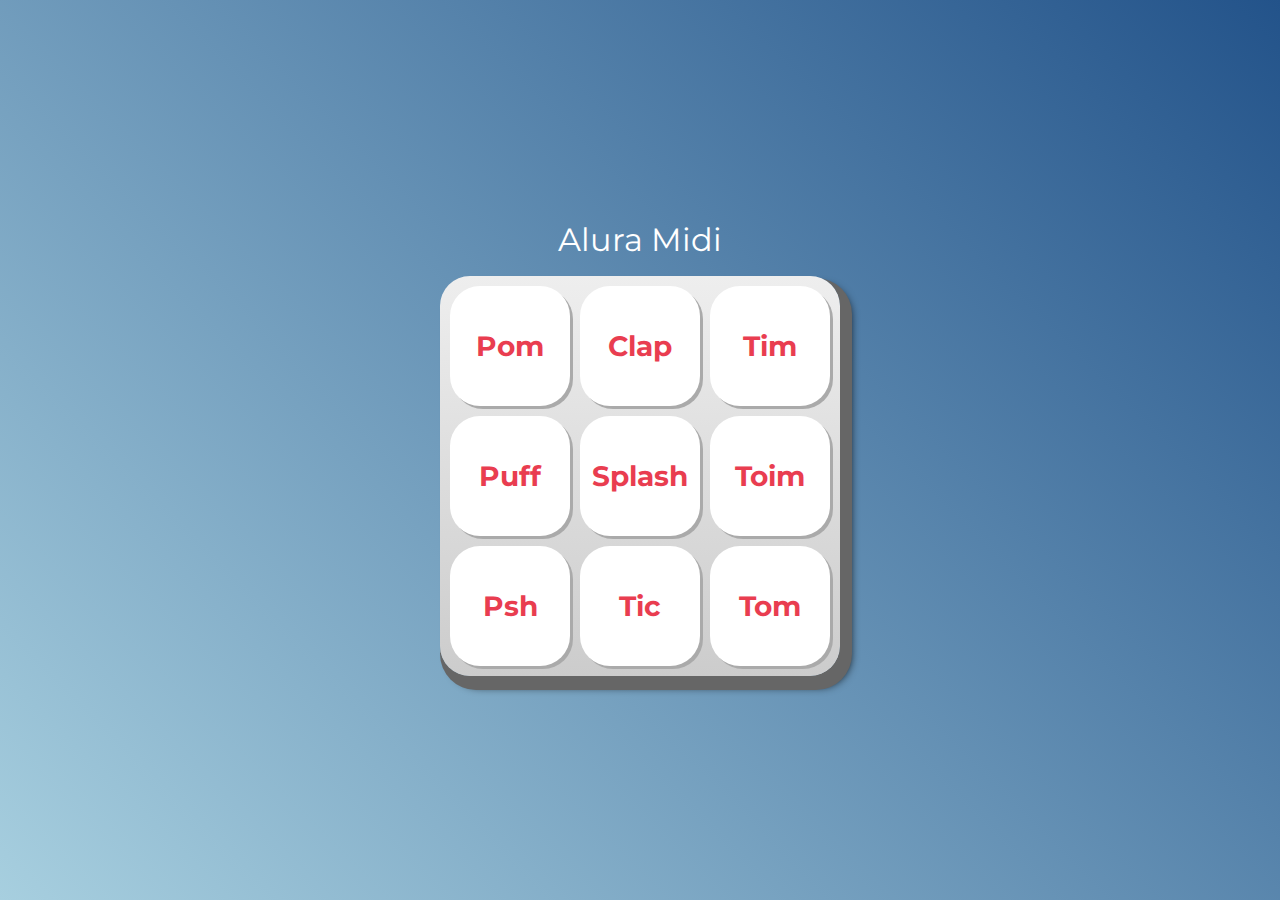
<file: Projeto-JavaScript/index.html>
<!DOCTYPE html>
<html lang="pt-BR">
    <head>
        <meta charset="UTF-8">
        <meta http-equiv="X-UA-Compatible" content="IE=edge">
        <meta name="viewport" content="width=device-width, initial-scale=1.0">

        <title>Alura MIDI</title>

        <link rel="preconnect" href="https://fonts.googleapis.com">
        <link rel="preconnect" href="https://fonts.gstatic.com" crossorigin>
        <link href="https://fonts.googleapis.com/css2?family=Montserrat:wght@500;600&display=swap" rel="stylesheet">

        <link rel="icon" type="image/png" href="images/bateria.png">
        <link rel="stylesheet" href="css/reset.css">
        <link rel="stylesheet" href="css/estilos.css">
    </head>
    <body>

        <h1>Alura Midi</h1>
        
        <section class="teclado">
            <button class="tecla tecla_pom">Pom</button>
            
            <button class="tecla tecla_clap">Clap</button>
            <button class="tecla tecla_tim">Tim</button>

            <button class="tecla tecla_puff">Puff</button>
            <button class="tecla tecla_splash">Splash</button>
            <button class="tecla tecla_toim">Toim</button>

            <button class="tecla tecla_psh">Psh</button>
            <button class="tecla tecla_tic">Tic</button>
            <button class="tecla tecla_tom">Tom</button>
        </section>

        <audio src="sounds/keyq.wav" id="som_tecla_pom"></audio>
        <audio src="sounds/keyw.wav" id="som_tecla_clap"></audio>
        <audio src="sounds/keye.wav" id="som_tecla_tim"></audio>
        <audio src="sounds/keya.wav" id="som_tecla_puff"></audio>
        <audio src="sounds/keys.wav" id="som_tecla_splash"></audio>
        <audio src="sounds/keyd.wav" id="som_tecla_toim"></audio>
        <audio src="sounds/keyz.wav" id="som_tecla_psh"></audio>
        <audio src="sounds/keyx.wav" id="som_tecla_tic"></audio>
        <audio src="sounds/keyc.wav" id="som_tecla_tom"></audio>
        
        <script src="main.js"></script>
        <!-- link com javascript 
            Como ele depende da estrutura do html, a tag script vai ao final do body, antes do fechamento
        -->
    </body>
</html>
</file>
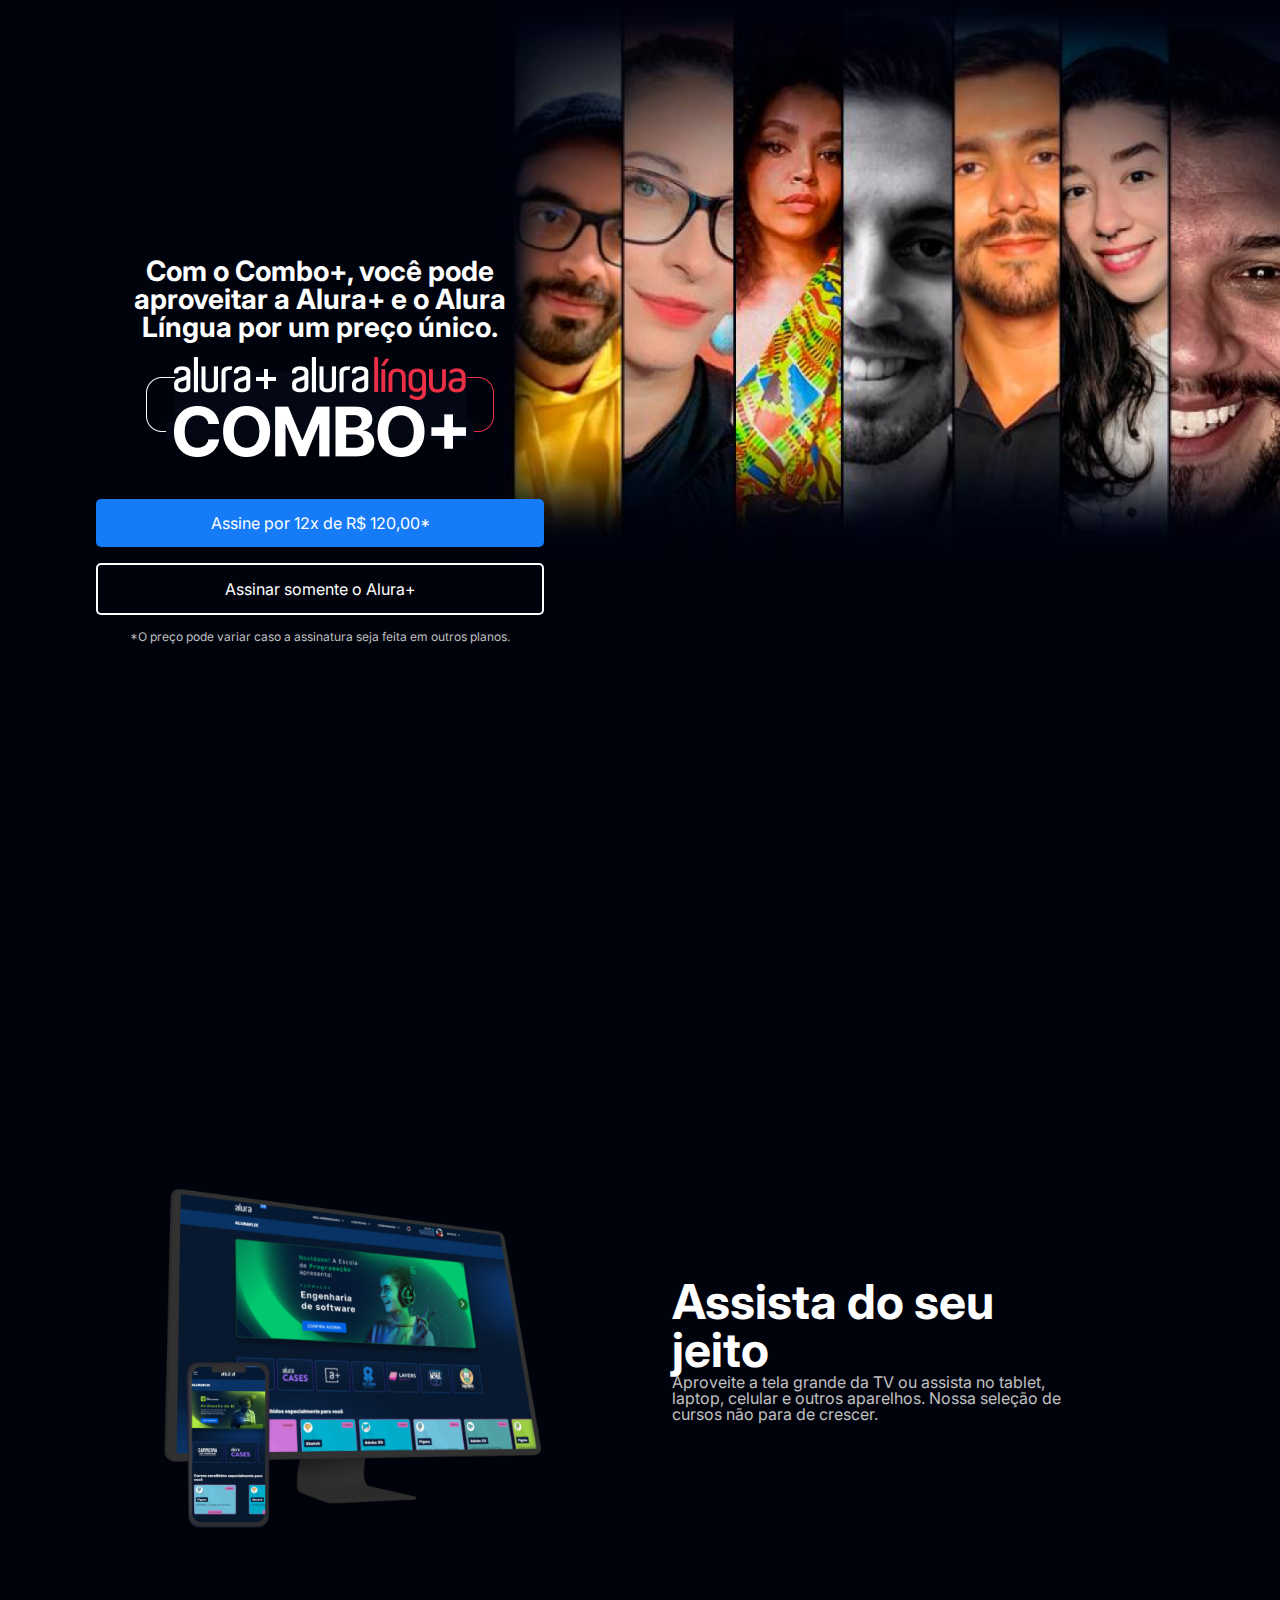
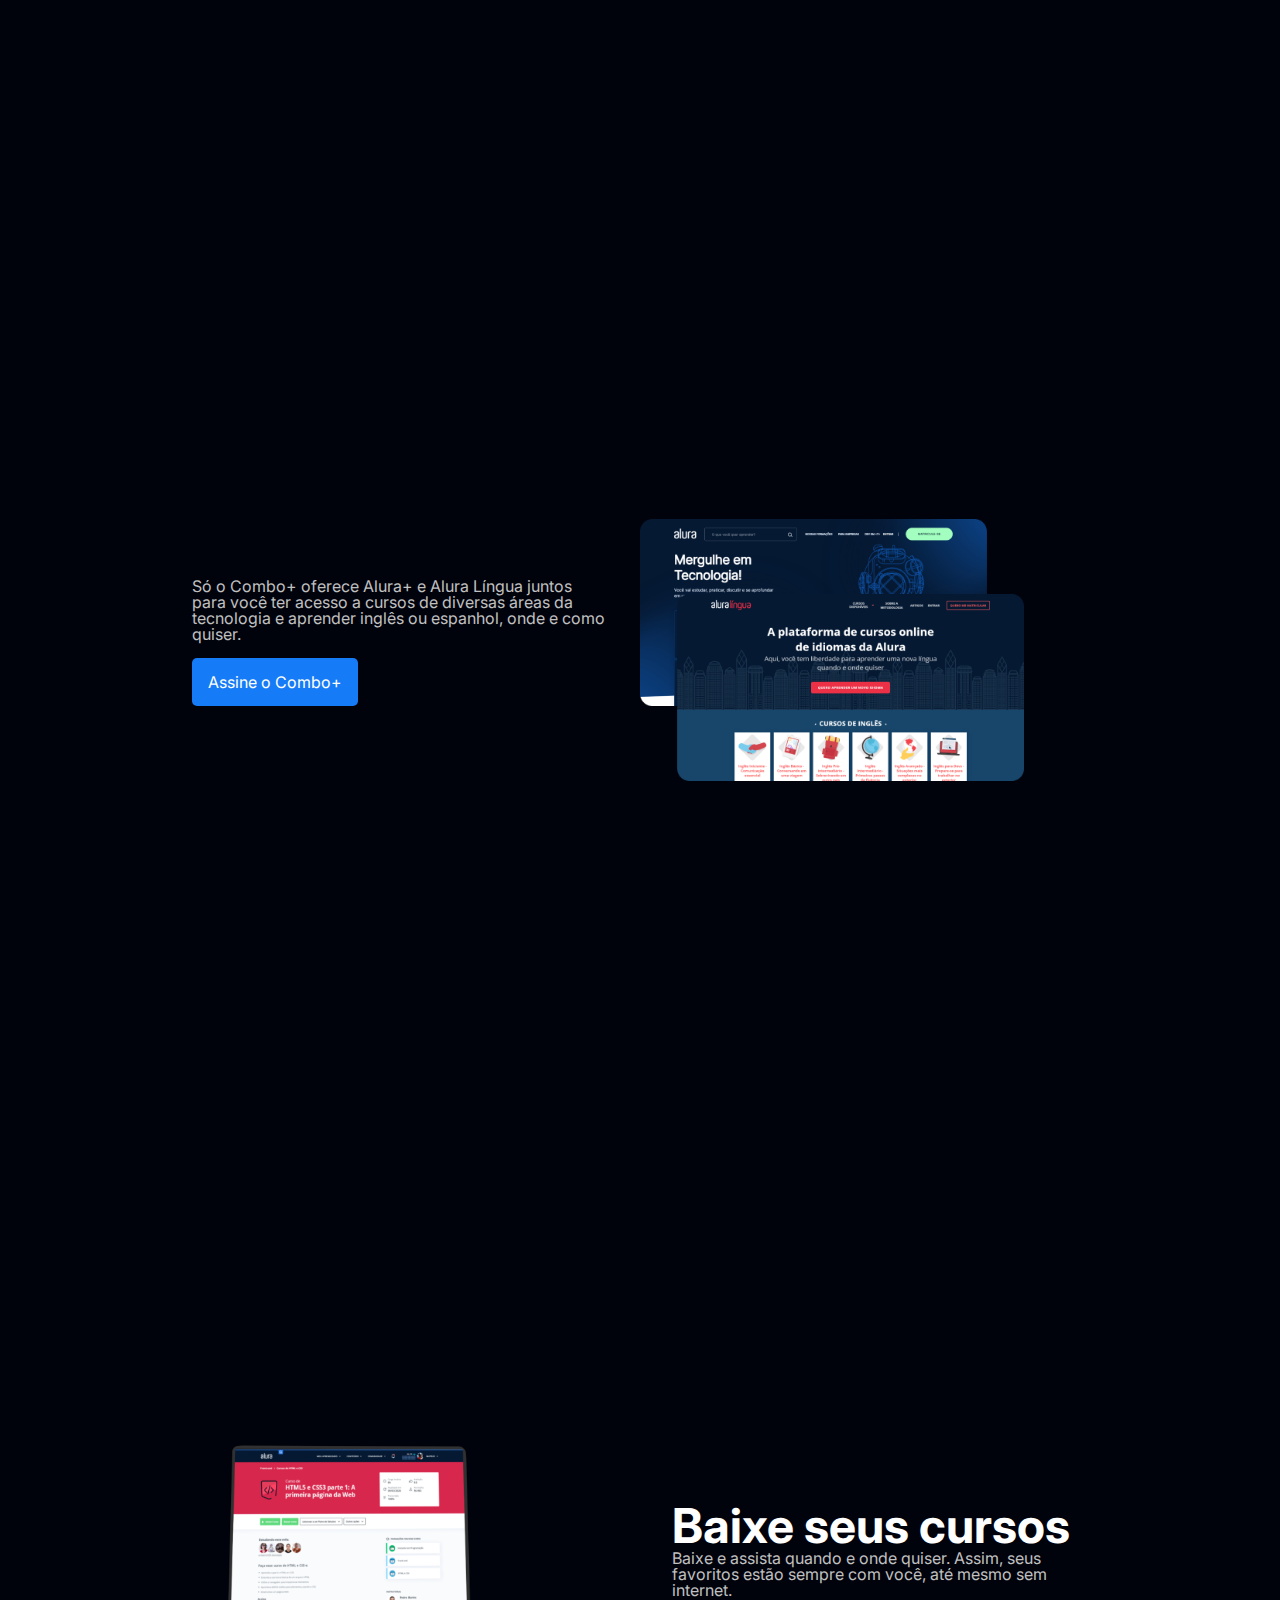
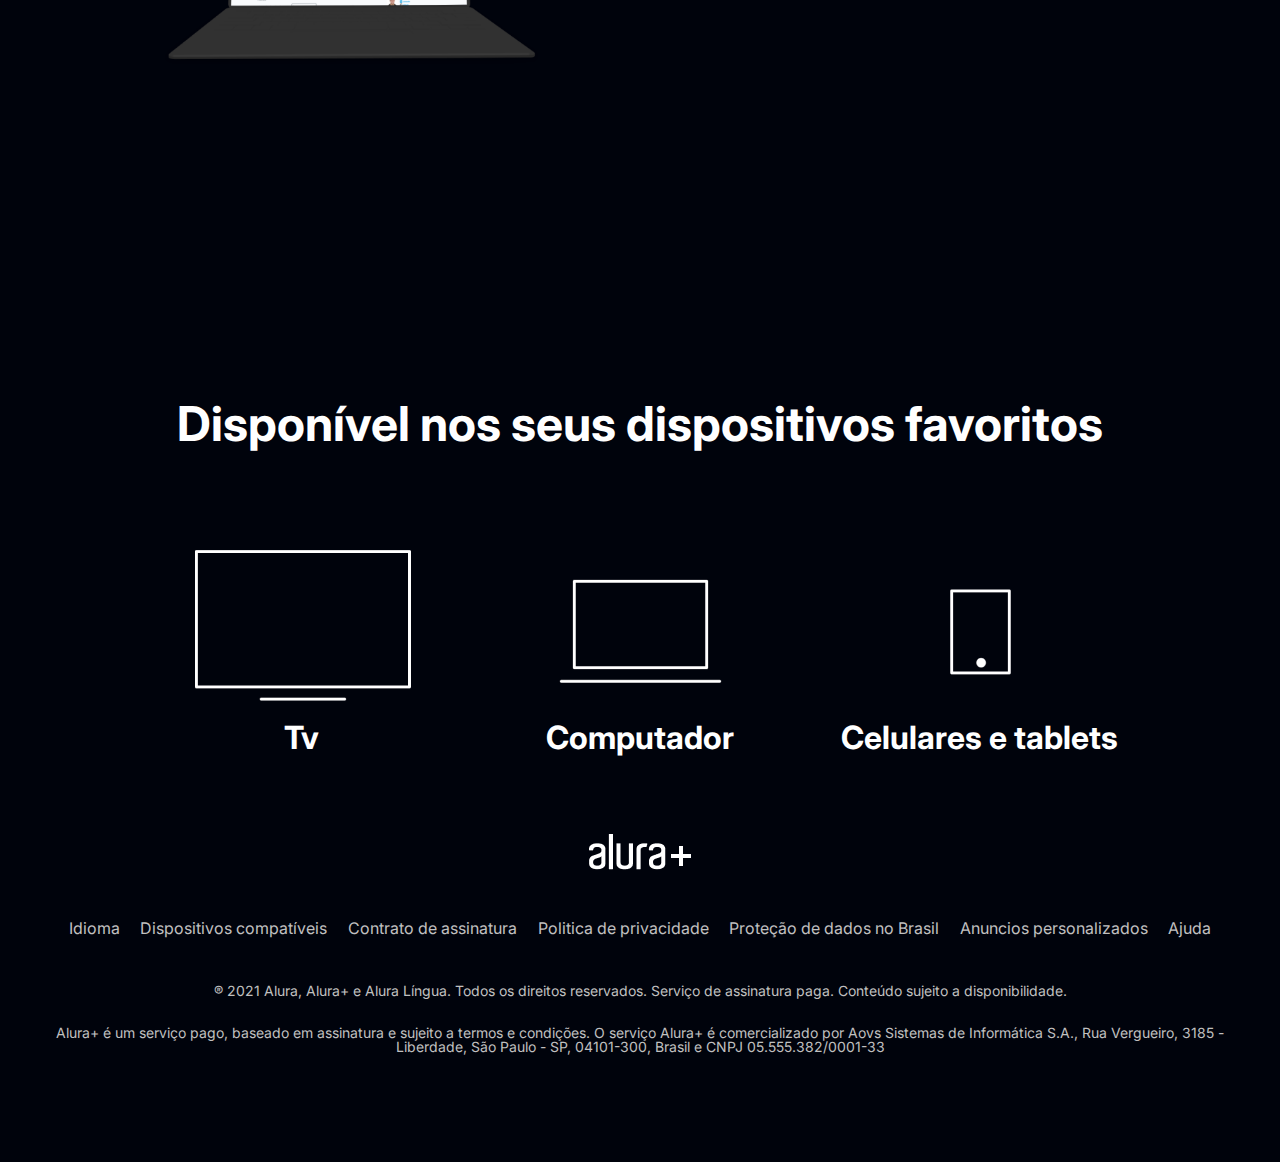
<file: AluraPlus/assets/index.html>
<!DOCTYPE html>
<html lang="pt-br">
    <head>
        <meta charset="UTF-8">
        <meta http-equiv="X-UA-Compatible" content="IE=edge">
        <meta name="viewport" content="width=device-width, initial-scale=1.0">
        <title>AluraPlus</title>
        <link rel="stylesheet" href="css/reset.css">
        <link rel="stylesheet" href="css/style.css">
        <link rel="preconnect" href="https://fonts.googleapis.com">
        <link rel="preconnect" href="https://fonts.gstatic.com" crossorigin>
        <link href="https://fonts.googleapis.com/css2?family=Inter:wght@400;700&display=swap" rel="stylesheet">
    </head>
    <body>
        <section class="container principal">
            <div class="container__caixa">
                <h1 class="container__titulo">Com o Combo+, você pode aproveitar a Alura+ e o Alura Língua por um preço único.</h1>
                <img class="container__img" src="img/Combo.png" alt="O combo+ é a junção do alura+ e o alura língua">
                <a href="https://wwww.alura.com.br" class="container__botao" target="_blank">Assine por 12x de R$ 120,00*</a>
                <a href="https://wwww.alura.com.br" class="container__botao botao_secundario" target="_blank">Assinar somente o Alura+</a>
                <p class="container__aviso">*O preço pode variar caso a assinatura seja feita em outros planos.</p>
            </div>
        </section>

        <section class="container secundario">
            <img src="img/Plataformas.png" alt="Um monitor e um celular com o alura plus aberto" class="secundario__imagem">
            <div class="container__descricao">
                <h2 class="descricao__titulo">Assista do seu jeito</h2>
                <p class="descricao__texto">Aproveite a tela grande da TV ou assista no tablet, laptop, celular e outros aparelhos. Nossa seleção de cursos não para de crescer.</p>
            </div>
        </section>

        <section class="container secundario">
            <div class="container__descricao">
                <p class="descricao__texto">Só o Combo+ oferece Alura+ e Alura Língua juntos para você ter acesso a cursos de diversas áreas da tecnologia e aprender inglês ou espanhol, onde e como quiser.</p>
                <a class="container__botao secundario__botao" href="http://wwww.alura.com.br" target="_blank">Assine o Combo+</a>
            </div>
            <img class="secundario__imagem" src="img/Telas.png" alt="Telas da Alura+ no monitor do computador">
        </section>

        <section class="container secundario">
            <img src="img/Notebook.png" alt="Um notebook aberto na página da Alura+" class="secundario__imagem">
            <div class="container__descricao">
                <h2 class="descricao__titulo">Baixe seus cursos</h2>
                <p class="descricao__texto">Baixe e assista quando e onde quiser. Assim, seus favoritos estão sempre com você, até mesmo sem internet.</p>
            </div>
        </section>

        <section class="dispositivos">
            <h2 class="dispositivos__titulo">Disponível nos seus dispositivos favoritos</h2>
            <ul class="dispositivos__lista">
                <li>
                    <img  src="img/tv.png" alt="Tv">
                    <h3 class="lista__item">Tv</h3>
                    
                </li>
                <li>
                    <img src="img/computador.png" alt="Computador">
                    <h3 class="lista__item">Computador</h3>

                </li>
                <li>
                    <img src="img/celular.png" alt="Celulares e tablets">
                    <h3 class="lista__item">Celulares e tablets</h3>

                </li>
            </ul>
        </section>
        
        <footer class="rodape">
            <img class="logo" src="img/Logo.png" alt="Logo alura">
            <ul class="lista__rodape">
                <li class="lista__link"><a href="#">Idioma</a></li>
                <li class="lista__link"><a href="#">Dispositivos compatíveis</a></li>
                <li class="lista__link"><a href="#">Contrato de assinatura</a></li>
                <li class="lista__link"><a href="#">Politica de privacidade</a></li>
                <li class="lista__link"><a href="#">Proteção de dados no Brasil</a></li>
                <li class="lista__link"><a href="#">Anuncios personalizados</a></li>
                <li class="lista__link"><a href="#">Ajuda</a></li>
            </ul>
            <p class="rodape__descricao">® 2021 Alura, Alura+ e Alura Língua. Todos os direitos reservados. Serviço de assinatura paga. Conteúdo sujeito a disponibilidade.</p>
            <p class="rodape__descricao"> Alura+ é um serviço pago, baseado em assinatura e sujeito a termos e condições. O serviço Alura+ é comercializado por Aovs Sistemas de Informática S.A., Rua Vergueiro, 3185 - Liberdade, São Paulo - SP, 04101-300, Brasil e CNPJ 05.555.382/0001-33</p>
        </footer>

    </body>
</html>
</file>
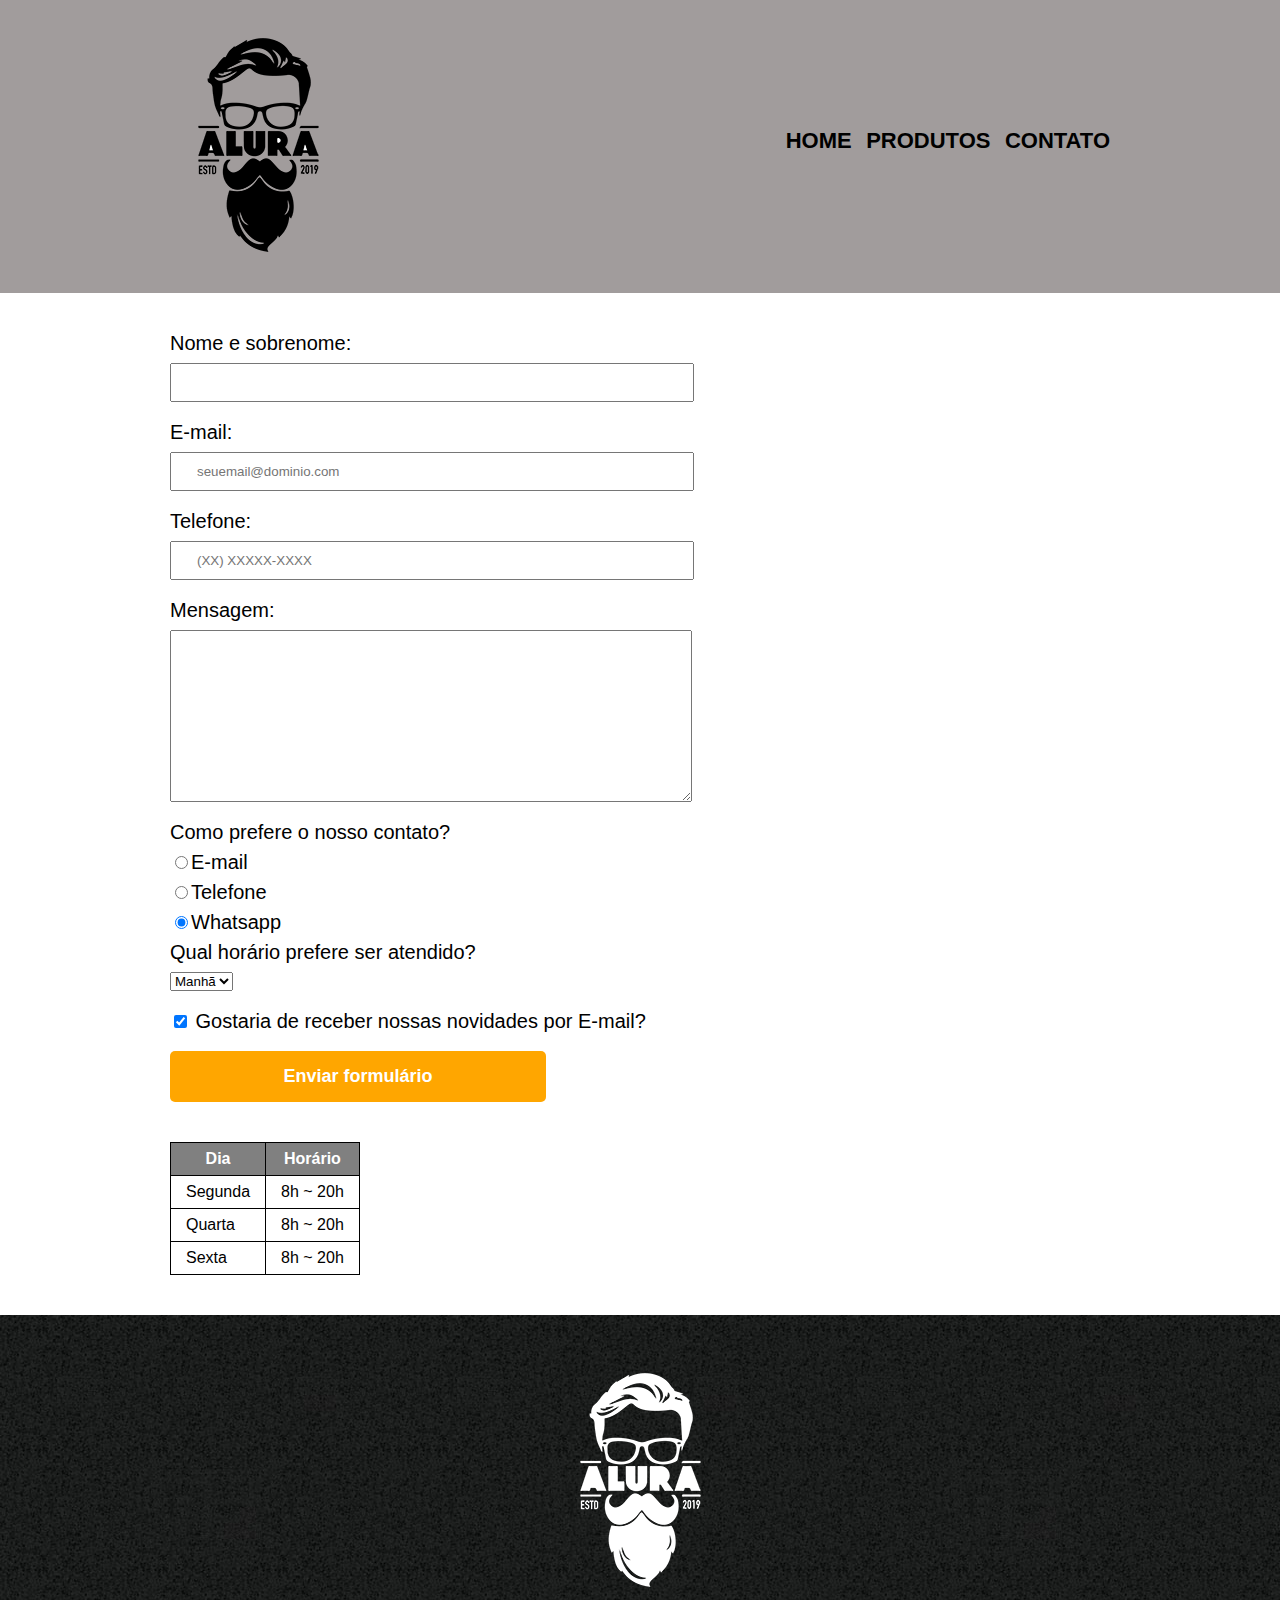
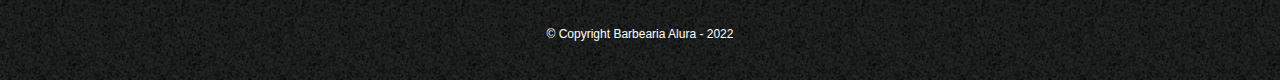
<file: Curso Html e Css/contato.html>
<!DOCTYPE html>
<html lang="pt-br">
    <head>
        <meta charset="UTF-8">
        <meta http-equiv="X-UA-Compatible" content="IE=edge">
        <meta name="viewport" content="width=device-width, initial-scale=1.0">
        <title>Barbearia Alura - Contato</title>
        <link rel="stylesheet" href="./reset.css"/>
        <link rel="stylesheet" href="./style.css"/>
    </head>
    <body>
        <header>
            <div class="caixa">
                <h1><img src="assets/logo.png" alt="Logo da Barbearia Alura"/></h1>
                <!-- centralizando a imagem e a lista -->
                <nav>
                    <!-- tag de navegação -->
                    <ul>
                        <li><a href="index.html" target="_blank">Home</a></li>
                        <li><a href="produtos.html" target="_blank">Produtos</a></li>
                        <li><a href="contato.html" target="_blank">Contato</a></li>
                        <!-- âncoras, onde vai levar -->
                    </ul>
                </nav>
            </div>
        </header>
        <main class="espacamento">
            <form>
                <!-- formulario -->
                <!-- entradas de dados -->
                <label for="nomeSobrenome">Nome e sobrenome:</label>
                <!-- etiqueta -->
                <input type="text" id="nomeSobrenome" class="input-padrao" required>
                <!-- label e input sempre juntos -->
                <!-- usuário vai digitar um texto -->

                <label for="email">E-mail:</label>
                <input type="email" id="email" class="input-padrao" required placeholder="seuemail@dominio.com">
                <!-- teclado com @ logo de cara para usuários de cel -->

                <label for="telefone">Telefone:</label>
                <input type="tel" id="telefone" class="input-padrao" required placeholder="(XX) XXXXX-XXXX">
                <!-- teclado numérico para usuários de celular -->
                <!-- placeholder serve para dar um exemplo de como deve ser preenchido o campo -->
                
                <label for="mensagem">Mensagem:</label>
                <textarea id="mensagem" cols="70" rows="10" class="input-padrao" required>
                    
                </textarea>
                <!-- mais de uma linha de texto -->
                <!-- atributo required para tornar os campos obrigatórios -->
                <fildset>
                    <!-- referencia a um ou mais assuntos específicos, ex: dados  cartão de crédito, endereço -->
                    <legend>Como prefere o nosso contato?</legend>
                    <!-- título do fildset -->
                    <label for="radio-email"><input type="radio" name="contato" value="email" id="radio-email">E-mail</label>
                    
                    
                    <label for="radio-telefone"><input type="radio" name="contato" value="telefone" id="radio-telefone">Telefone</label>
                    
                    
                    <label for="radio-whatsapp"><input type="radio" name="contato" value="whatsapp" id="radio-whatsapp" checked>Whatsapp</label>
                    <!-- checked para sugerir uma opção -->
                    
                    <!-- atributo name faz com que todos os inputs do tipo radio (alternativas) sejam do mesmo grupo, fazendo com que quando um for marcado o outro seja desmarcado -->
                </fildset>
                <fildset>
                    <legend>Qual horário prefere ser atendido?</legend>
                    <select>
                        <option>Manhã</option>
                        <option>Tarde</option>
                        <option>Noite</option>
                    </select>
                </fildset>
                <label class="checkbox"><input type="checkbox" checked> Gostaria de receber nossas novidades por E-mail?</label>
                
                <input type="submit" value="Enviar formulário" class="enviar">
                <!-- value -> Para pôr o nome do botão criado com o tipo submit -->
            </form>
            <table>
                <thead>
                    <tr>
                        <th>Dia</th>
                        <th>Horário</th>
                    </tr>
                </thead>
                <tbody>
                    <tr>
                        <td>Segunda</td>
                        <td>8h ~ 20h</td>
                    </tr>
                    <tr>
                        <td>Quarta</td>
                        <td>8h ~ 20h</td>
                    </tr>
                    <tr>
                        <td>Sexta</td>
                        <td>8h ~ 20h</td>
                    </tr>
                </tbody>
            </table>
        </main>
        <footer>
            <!-- rodapé -->
            <img src="assets/logo-branco.png" alt="Logo da Barbearia Alura"/>
            <p class="copyright">&#169; Copyright Barbearia Alura - 2022</p>
        </footer>
    </body>
</html>
</file>
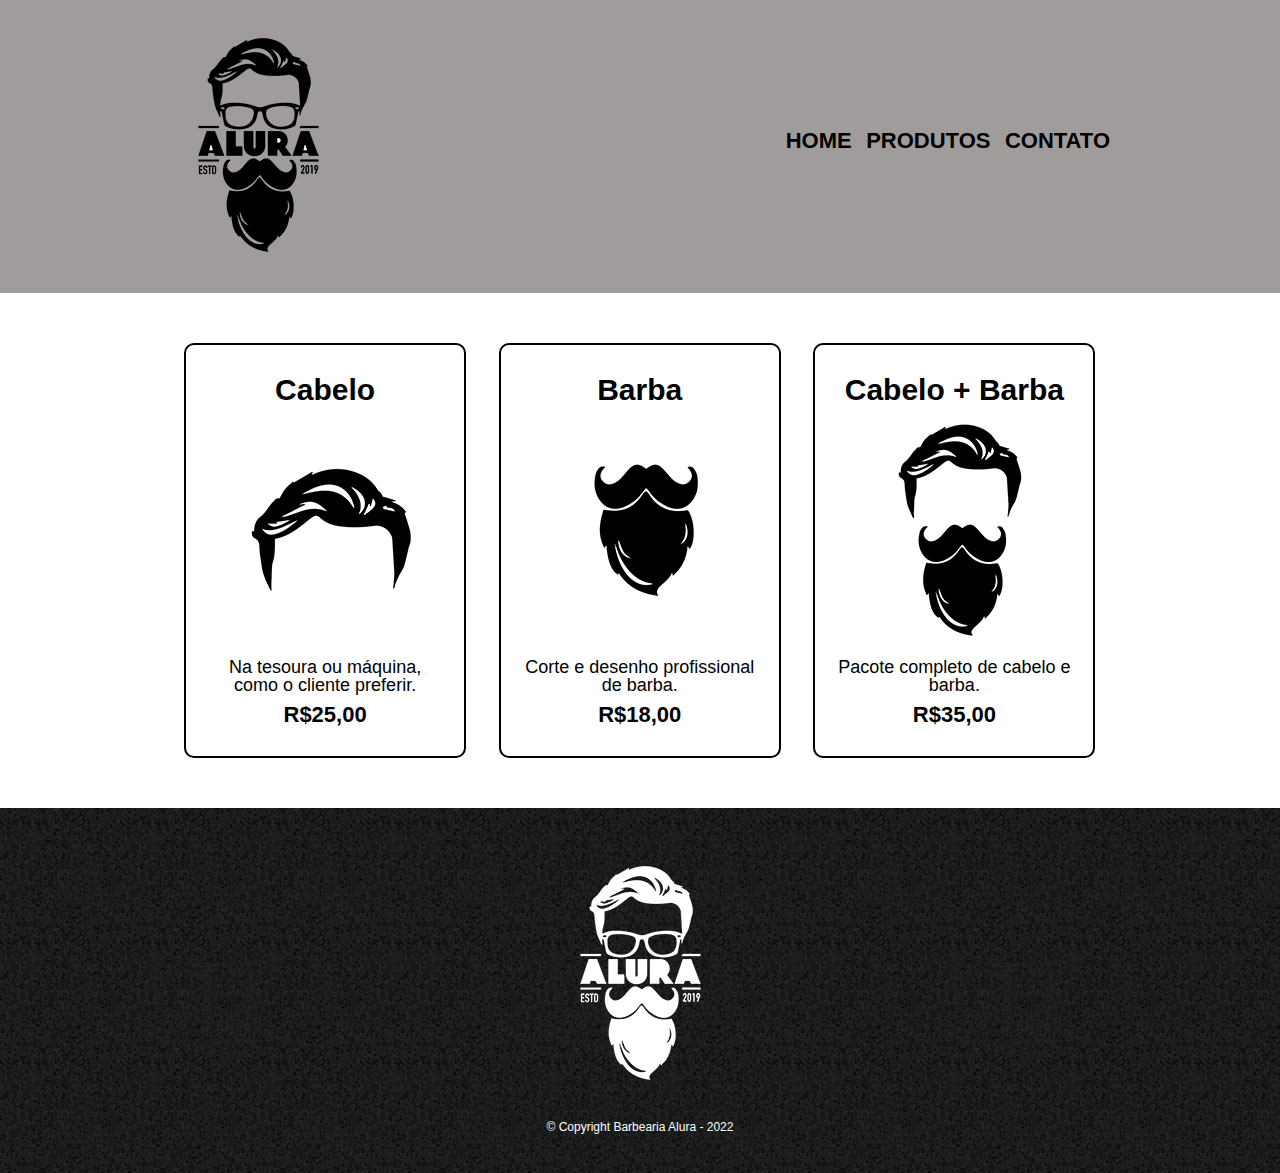
<file: Curso Html e Css/produtos.html>
<!DOCTYPE html>
<html lang="pt-br">
    <head>
        <meta charset="UTF-8">
        <!-- dicio -->
        <meta http-equiv="X-UA-Compatible" content="IE=edge">
        <!-- compatibilidade com os navegadores -->
        <meta name="viewport" content="width=device-width, initial-scale=1.0">
        <!-- responsividade -->
        <title>Barbearia Alura - Produtos</title>
        <link rel="stylesheet" href="./reset.css"/>
        <link rel="stylesheet" href="./style.css"/>
    </head>
    <body>
        <header>
            <div class="caixa">
                <h1><img src="assets/logo.png" alt="Logo da Barbearia Alura" /></h1>
                <!-- centralizando a imagem e a lista -->
                <nav>
                    <!-- tag de navegação -->
                    <ul>
                        <li><a href="index.html" target="_blank">Home</a></li>
                        <li><a href="produtos.html" target="_blank">Produtos</a></li>
                        <li><a href="contato.html" target="_blank">Contato</a></li>
                        <!-- âncoras, onde vai levar -->
                    </ul>
                </nav>
            </div>
        </header>
        <main>
            <ul class="produtos">
                <li>
                    <h2>Cabelo</h2>
                    <img src="assets\cabelo.jpg">
                    <p class="produto-descricao">Na tesoura ou máquina, como o cliente preferir.</p>
                    <p class="produtos-preço">R$25,00</p>
                </li>
                <li>
                    <h2>Barba</h2>
                    <img src="assets/barba.jpg">
                    <p class="produto-descricao">Corte e desenho profissional de barba.</p>
                    <p class="produtos-preço">R$18,00</p>
                </li>
                <li>
                    <h2>Cabelo + Barba</h2>
                    <img src="assets/cabelo+barba.jpg">
                    <p class="produto-descricao">Pacote completo de cabelo e barba.</p>
                    <p class="produtos-preço">R$35,00</p>
                </li>
            </ul>
        </main>
        <footer>
            <!-- rodapé -->
            <img src="assets/logo-branco.png" alt="Logo da Barbearia Alura">
            <p class="copyright">&#169; Copyright Barbearia Alura - 2022</p>
        </footer>
    </body>
</html>
</file>
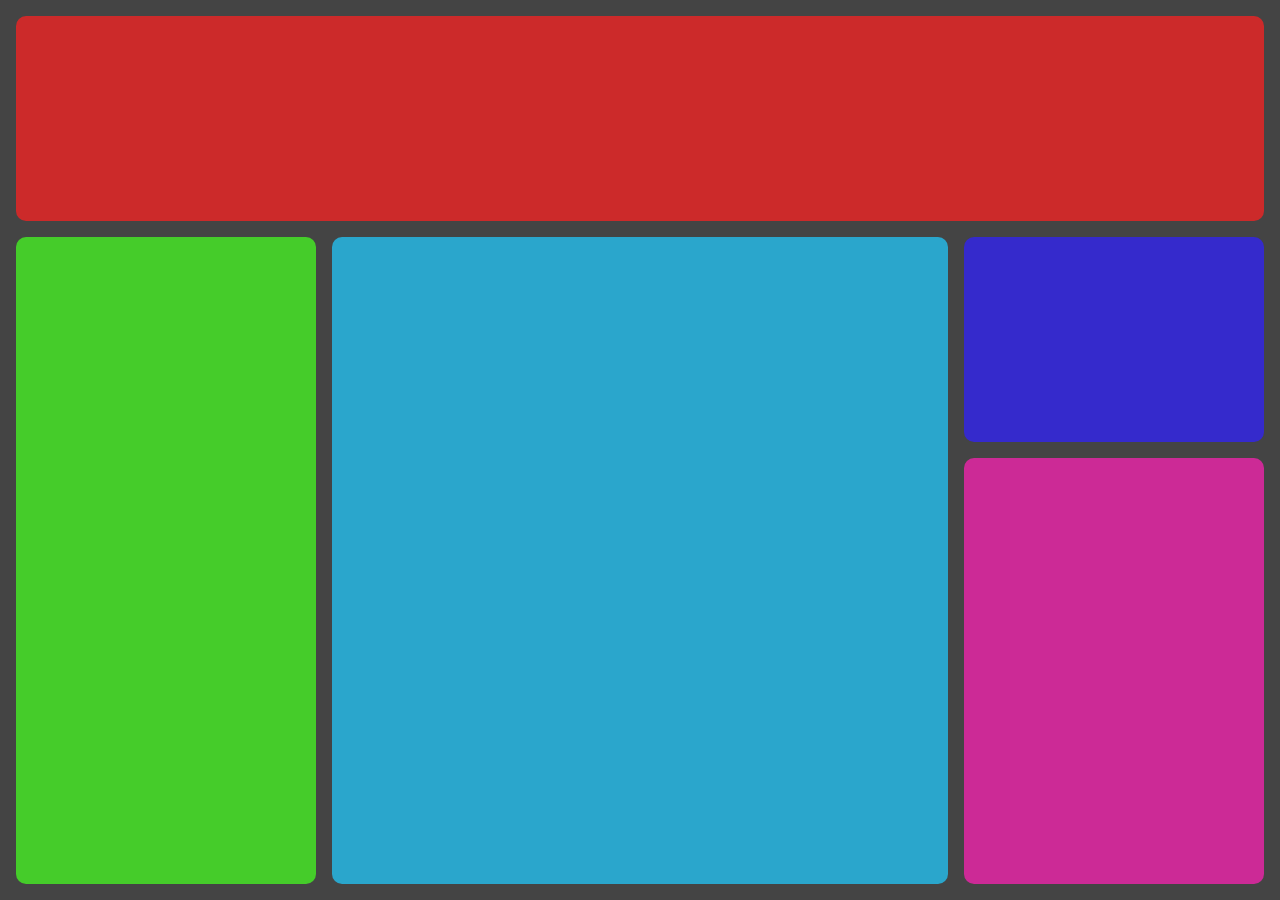
<file: Projeto-Flexbox-Grid/Exercícios/gridmarginn.html>
<!DOCTYPE html>
<html lang="en">
<head>
    <meta charset="UTF-8">
    <meta http-equiv="X-UA-Compatible" content="IE=edge">
    <meta name="viewport" content="width=device-width, initial-scale=1.0">
    <title>Document</title>
    <link rel="stylesheet" href="gridmargin.css">
</head>
<body class="corpo">
    <header class="cabecalho"></header>
    <nav class="lateral"></nav>
    <section class="meio"></section>
    <section class="direita-cima"></section>
    <section class="direita-baixo"></section>
</body>
</html>
</file>
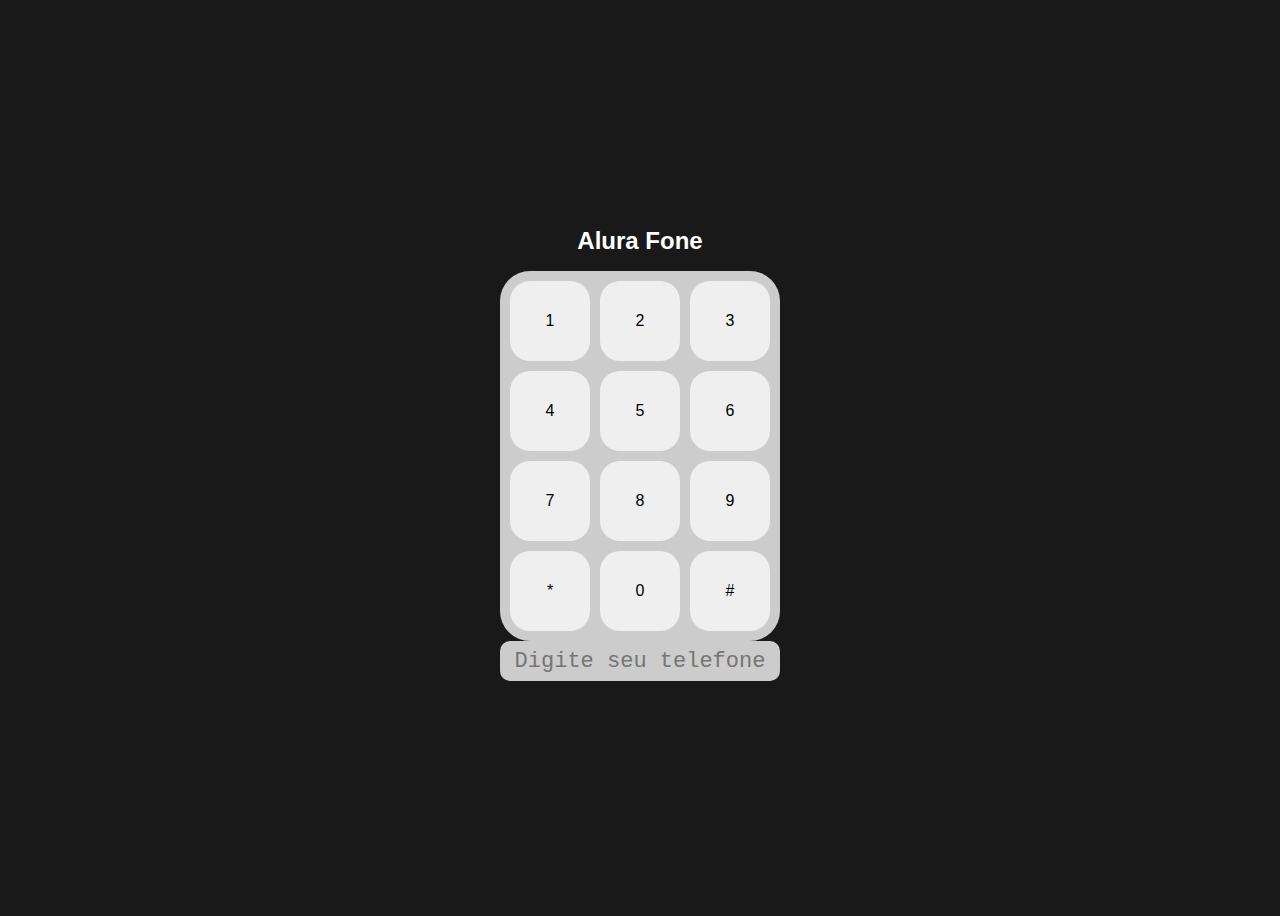
<file: Projeto-JavaScript/exercícios/exercicio.html>
<!DOCTYPE html>
<html lang="en">
<head>
    <meta charset="UTF-8">
    <meta http-equiv="X-UA-Compatible" content="IE=edge">
    <meta name="viewport" content="width=device-width, initial-scale=1.0">
    <title>Document</title>
    <link rel="stylesheet" href="exercicio.css">
    <script src="exercicio.js"></script>
</head>
<body>
    <h1> Alura Fone </h1>
 <section class="teclado">
    <input type="button" value="1">
    <input type="button" value="2">
    <input type="button" value="3">
    <input type="button" value="4">
    <input type="button" value="5">
    <input type="button" value="6">
    <input type="button" value="7">
    <input type="button" value="8">
    <input type="button" value="9">
    <input type="button" value="*">
    <input type="button" value="0">
    <input type="button" value="#">
  </section>
  <input type="tel" placeholder="Digite seu telefone">
</body>
</html>
</file>
<file: aluraplay/css/estilos.css>
*,
*::before,
*::after {
    --azul-escuro: #154580;
    --azul-medio: #3970BE;
    --azul-claro: #E5F1FF;
    --cinza-texto: #444444;
    --cinza-claro: #ECECEC;
    box-sizing: border-box;
}

body {
    font-family: Roboto, Arial, Helvetica, sans-serif;
    background-color: var(--azul-claro);
    position: relative;
    width: 100%;
    height: 100vh;
    overflow: auto;
    font-size: 14px;
    color: white;
    box-sizing: border-box;
    text-align: center;
}

/* CABEÇALHO */

.cabecalho__container {
    background-color: white;
    height: 80px;
    width: 100%;
    padding: 0 25px;
}

.logo__item {
    background-image: url(../img/cabecalho/Logo.png);
    background-repeat: no-repeat;
    padding: 15px 65px;
    cursor: pointer;
}

.pesquisar__input {
    width: 260px;
    height: 32px;
    border: 1px solid rgb(211, 211, 211);
    font-size: 16px;
    padding: 3px 8px;
    border: 1px solid rgb(211, 211, 211);
}

.pesquisar__label {
    background-image: url(../img/cabecalho/search.png);
    background-repeat: no-repeat;
    background-position: center;
    border: 1px solid rgb(211, 211, 211);
    background-color: #F9F9F9;
    border-left: none;
    padding: 8px 18px 5px;
    cursor: pointer;
}

.cabecalho__audio {
    background-image: url(../img/cabecalho/mic.png);
    padding: 20px;
    display: none;
}

.cabecalho__videos {
    background-image: url(../img/cabecalho/video_call.png);
    background-repeat: no-repeat;
    background-position: center;
    padding: 20px;
}

.cabecalho__apps {
    background-image: url(../img/cabecalho/apps.png);
    background-repeat: no-repeat;
    background-position: center;
    padding: 13px 30px 13px 13px;
}

.cabecalho__notificacoes {
    background-image: url(../img/cabecalho/notifications.png);
    background-repeat: no-repeat;
    background-position: center;
    padding: 13px 30px 13px 13px;
}

.cabecalho__avatar {
    background-image: url(../img/cabecalho/Avatar.png);
    background-repeat: no-repeat;
    background-position: center;
    padding: 13px 30px 13px 13px;
}

/* MENU LATERAL */

.menu__container {
    background-color: var(--azul-escuro);
    font-size: 14px;
}

.menu__itens:hover {
    background-color: var(--azul-medio);
    transition: .5s;
}

.icone__inicio::before {
    content: url(../img/menu/home.png);
}

.icone__explorar::before {
    content: url(../img/menu/explore.png);
}

.icone__shorts::before {
    content: url(../img/menu/shorts.png);
}

.icone__inscricoes::before {
    content: url(../img/menu/subscriptions.png);
}

.icone__biblioteca::before {
    content: url(../img/menu/video_library.png);
}

.icone__historico::before {
    content: url(../img/menu/history.png);
}

.icone__relogio::before {
    content: url(../img/menu/history_toggle_off.png);
}

.icone__like::before {
    content: url(../img/menu/thumb_up_alt.png);
}

.icone__alura::before {
    content: url(../img/menu/Avatar_Alura.png);
}

.icone__gaveta::before {
    content: url(../img/menu/Avatar_Gaveta.png);
}

.icone__ballerini::before {
    content: url(../img/menu/Avatar_Rafa.png);
}

.icone__iamarino::before {
    content: url(../img/menu/Avatar_Atila.png);
}

.icone__souto::before {
    content: url(../img/menu/Avatar_Souto.png);
}

.icone__nerd::before {
    content: url(../img/menu/Avatar_Jovem_Nerd.png);
}

.icone__deschamps::before {
    content: url(../img/menu/Avatar_Deschamps.png);
}

.icone__mostrar::before {
    content: url(../img/menu/keyboard_arrow_down.png);
}

.icone__videos::before {
    content: url(../img/menu/videos.png);
}

.icone__filmes::before {
    content: url(../img/menu/filmes.png);
}

.icone__jogos::before {
    content: url(../img/menu/jogos.png);
}

/* SECAO SUPERIOR */

.superior__secao__container {
    height: 63px;
    color: white;
    font-size: 16px;
    background-color: var(--azul-claro);
    padding: 0 20px;
    position: fixed;
    top: 80px;
    right: 0;
    left: 0;
}

.superior__item {
    color: var(--cinza-texto);
    font-size: 16px;
    background-color: white;
    border-radius: 20px;
    padding: 8px 20px;
    cursor: pointer;
}

.superior__item:hover {
    color: white;
    background-color: var(--azul-escuro);
    transition: .5s;
}

/* SEÇÃO VÍDEOS */

.videos__container {
    color: black;
    padding: 153px 20px 10px 20px;
}

.videos__item:hover {
    transform: scale(1.3);
    background-color: var(--azul-claro);
    z-index: 2;
    transition: .5s;
}

.descricao-video h3 {
    font-weight: 700;
    color: #444444;
}

.descricao-video p {
    font-size: 14px;
    color: #444444;
}

/* RODAPÉ */

.rodape__container {
    width: 100%;
    height: 875px;
    color: var(--cinza-texto);
    line-height: 1.5;
    font-size: 16px;
    background-color: white;
}

.rodape__titulo {
    color: var(--azul-medio);
    font-weight: bold;
    padding: 10px 0 20px 0;
}

@media(min-width: 834px) {

    body {
        height: 100vh;
    }

    /* ESTILOS DO MENU LATERAL */

    .menu__container {
        font-size: 16px;
    }

    .menu__lista {
        padding-top: 15px;
    }

    .menu__lista li {
        width: 100%;
    }

    /* ESTILOS DA SECAO SUPERIOR */

    .superior__secao__container {
        border-top: var(--azul-medio) 1px solid;
        border-bottom: var(--azul-medio) 1px solid;
        width: auto;
        left: 82px;
    }

    /*ESTILOS SEÇÃO VÍDEOS */

    .videos__container {
        padding-left: 90px;
        padding-right: 17px;
    }

    .videos__item:hover {
        transform: scale(1.3);
    }

    /* ESTILOS RODAPÉ */

    .rodape__container {
        height: 420px;
        padding-left: 74px;
    }

}

@media(min-width: 1440px) {

    /* SEÇÃO SUPERIOR */

    .superior__secao__container {
        left: 247px;
    }

    /* ESTILOS DO MENU LATERAL */

    .menu__lista {
        border-bottom: 1.5px solid var(--azul-medio);
    }

    /* ESTILOS VIDEOS */

    .videos__container {
        padding-right: 10px;
        padding-left: 248px;
    }

    /* ESTILOS RODAPÉ */

    .rodape__container {
        padding-left: 240px;
        height: 225px;
    }

}
</file>
<file: aluraplay/css/flexbox.css>
/* Cabeçalho */

.cabecalho__container{
    display: flex;
    justify-content: space-between;
    align-items: center;

    position: fixed;
    top: 0; 
    /* fixando o cabeçalho na posição 0 */
}

.cabecalho__pesquisar__item {
    display: none;    
}

/* seção superior */

.superior__secao__container{
    display: flex;
    align-items: center;

    white-space: nowrap;
    /* Fazendo não pular linha */

    overflow: scroll;
    /* barra de rolagem */

    gap: 16px;
    /* aplica espaçamento entre os elementos */
}

.menu__container{
    position: fixed;
    bottom: 0%;
    height: 74px;
    width: 100%;
    /* aplicado em 100% do elemento pai */

}

/* VIDEOS */

.videos__container{
    display: flex;
    flex-wrap: wrap;
    gap: 10px;
}

.videos__item{
    height: 303px;
    width: 280px;
    flex-grow: 1;
    /* A propriedade flex-grow é utilizada para expandir itens proporcionalmente de acordo com o espaço disponível em um container.. */
}

/* menu */

.menu__lista{
    display: flex;
    justify-content: space-around;
    height: 100%;
    /* 100% do elemento pai */
    align-items: center;
    
}

.menu__lista li{
    /* align-self: center; */
}

.menu__itens{
    display: flex;
    flex-direction: column;
    gap: 8px;
    /* reorganizando agrupamento de elementos */
}

.menu__lista:nth-child(2),
.menu__lista:nth-child(3),
.menu__lista:nth-child(4){
    display: none;
}

/* rodapé */
.rodape__container{
    display: flex;
    flex-flow: column wrap;
}

/* responsividade */
@media (min-width: 834px) {
    /* cabeçalho */

    .cabecalho__pesquisar__item {
        display: block;
    }

    /* rodapé */
    
    .rodape__container{
        justify-content: space-between;
    }

    .menu__container{
        left: 0%;
        width: 74px;
        height: auto;
        top: 80px;
    }
    
    .menu__lista{
        flex-direction: column;
        justify-content: flex-start;
        padding-top: 15px;
        gap: 16px;
        /* align-items: center; */
    }
}

@media (min-width: 1440px){
    .menu__container{
        width: 239px;
        overflow: scroll;
    }

    .menu__lista:nth-child(2),
    .menu__lista:nth-child(3),
    .menu__lista:nth-child(4){
        display: flex;
    }

    .menu__lista{
        height: auto;
        padding: 20px 17px 20px 15px;
        gap: 15px;
    }

    .menu__itens{
        flex-direction: row;
        gap: 16px;
        align-items: center;
    }

    .menu__lista:nth-child(3){
        flex-direction: column-reverse;
    }

    /* .jogos{
        order: 3;
    }

    .filmes{
        order: 2;
    }

    .premium{
        order: 1;
    }

    .maispaginas{
        order: 4;

        ordenar a posição dos items
    } */
}
</file>
<file: Curso Html e Css/style.css>
/* *{
    padding: 0;
    margin: 0;
     Pré-definição do navegador sendo excluída
}  */
body{
    font-family: 'Montserrat', sans-serif;
}

header{
    background-color: rgb(161, 156, 156);
    padding: 20px 0;
}
/* inline -> tamanho do conteúdo, ex: uma imagem -> vai ter a altura e largura daquela imagem
block -> tamanho é sempre 100% da pagina */

.caixa{
    position: relative;
    /* fez com que a posição absoluta da tag nav entrasse na div */
    width: 940px;
    margin: 0 auto;
    /* largura padrão da web */
}

nav{
    position: absolute;
    /* position absuloute -> Posição absoluta em relação a página inteira, ao cabeçalho, posição começa em outro lugar,
    nesse exemplo ele sai do header. Posso posicionar meu elemento em qualquer lugar da página com ele. */
    /* position relative -> posição relativa a posição inicial */
    top: 110px;
    right: 0;
}
nav ul li {
    display: inline-flex;
    margin: 0 0 0 10px;
}

nav a{
    text-transform: uppercase;
    text-decoration: none;
    color: black;
    font-weight: bold;
    font-size: 22px;
}

nav a:hover{
    /* quando mouse passar o cima */
    text-decoration: underline;
    color: rgb(172, 125, 40);
}

.produtos{
    width: 940px;
    margin: 0 auto;
    padding: 50px 0;
}
.produtos li{
    display: inline-block;
    text-align: center;
    border: 2px solid black;
    /* tamanho -> tipo -> cor */
    /* tipos -> solid, dashed, dotted -> solido, tracejado, pontilhado */
    border-radius: 10px;
    width: 30%;
    vertical-align: top;
    margin: 0 1.5%;
    padding: 30px 20px;
    box-sizing: border-box;
    /* box-sizing delimita o tamanho dito anteriormente para que não seja incrementado o tamanho dos objtos com margem e
    e padding (espaçamento interno), com isso box-sizing faz com que a largura seja sempre 30% delimitado no width
    e o padding se encaixe nesses 30% */
}

.produtos li:hover{
    border-color: rgb(172, 125, 40);
}

.produtos li:active{
    /* quando estiver clicando */
    border-color: rgb(31, 90, 31);
}

.produtos li:hover h2{
    /* quando o mouse estiver por cima, alterar a tag que está sendo mencionada */
    font-size: 34px;
}
.produtos h2{
    font-size: 30px;
    font-weight: bold;
}

.produto-descricao{
    font-size: 18px;
}
.produtos-preço{
    font-size: 22px;
    font-weight: bold;
    margin-top: 10px;
}

footer{
    text-align: center;
    background: url('assets/bg.jpg');
    padding: 40px 0;
}

.copyright{
    color: white;
    font-size: 12px;
    margin-top: 20px;
}

.espacamento{
    width: 940px;
    margin: 0 auto;
}

form{
    margin: 40px 0;
}

form label, form legend{
    display: block;
    /* possui display inline, ou seja, todos os label ficam um do lado do outro */
    font-size: 20px;
    margin-bottom: 10px;
}
.input-padrao{
    display: block;
    /* input possui display inline-block */
    margin-bottom: 20px;
    padding: 10px 25px;
    /* espaçamento interno, dentro das caixinhas */
    width: 50%;
}

.checkbox{
    margin: 20px 0;
}

.enviar{
    width: 40%;
    padding: 15px 0;
    background-color: rgb(255, 166, 0);
    color: white;
    font-weight: bold;
    font-size: 18px;
    transition: 1s all;
    /* transição fazendo com que as coisas não mudem automaticamente. Por exemplo, nesse caso eu pedi quando o mouse estiver em cima do botão, mudar a cor para laranja escuro, se não tivesse o "transition-delay", iria acontecer imediatamente, com essa ferramenta pedimos um pouco de atraso para que aconteça o que pedimos */
    border: none;
    border-radius:5px;
}

.enviar:hover{
    background-color: darkorange;
    transform: scale(1.1);
    /* aumentar a escala do que foi pedido*/
    cursor: pointer;
}

table{
    margin: 20px 0 40px;
}

thead{
    background-color: grey;
    color: white;
    font-weight: bold;
}
td, th{
    border: 1px solid black;
    padding: 8px 15px;
}
/* inicio pagina principal */
.gradiente{
    background: linear-gradient(#eeedede3,#c0b6b6,#b1aaaa);
}

.banner{
    width: 100%;
}

.titulo-principal{
    text-align: center;
    font-size: 2em;
    /* em -> tamanho base, proporcional */
    /* 2em -> 2* tamanho base */
    /* ex, tamanho base = 16px, 2em = 32px */
    font-weight: bold;
    margin: 1em 0;
    clear: left;
    /* limpar o float */

    /* text-shadow: 2px 2px red;
    sombra do texto, desenhada com o texto */

    /*color: rgba(0,0,0,0.3);
     rgba -> inclui a camada de opacidade (alpha) */
}

.principal{
    padding: 3em 0;
    width: 940px;
    margin: 0 auto;
}

.principal p{
    margin: 0 0 1em;
}

.principal strong{
    font-weight: bold;
}

.principal em{
    font-style: italic;
}

.utensilios{
    width: 120px;
    float: left;
    margin: 0 20px 0;
    /* margin-left: 20px;
    margin-right: 20px; */
}

.mapa{
    padding: 3em 0;
    /* no primeiro valor, eu posso colocar o valor em graus para dizer se vem de baixo para cima ou de um lado para o outro */
    /* radial-gratient -> em circulos */
}

.mapa p{
    margin: 0 0 2em;
    text-align: center;
}

.mapa-conteudo{
    width: 940px;
    margin: 0 auto;
}

.beneficios{
    padding: 3em 0;
    /* box-shadow: inset 0 0 #FF0000;
    inset -> fazendo com que a sombra seja interna
    sombras internas não são deslocáveis x e y permanecem 0
    */
}

.imagem-beneficio{
    width: 60%;
    opacity: 1;
    transition: 400ms;
    box-shadow: 10px  10px 10px black ;
    
    /*sombra do objeto (na caixa) 
    box-shawdow: X Y #XXXXXX; sendo x deslocamento no eixo x e y deslocamento no eixo y (plano cartesiano)
    terceiro elemento -> blur -> grau de espalhamento da sombra, ela vai deixar de ser sólida e vai para do sólido até um grau de espalhamento
    box-shadow: 10px  10px black ; -> nesse caso a sombra é um quadrado
    Quarto elemento -> intensidade da borda 
    eu posso pôr mais sombras, utilizando a virgula, por ex,  box-shadow: 10px  10px 30px black, -10px -10px 5px yrllow;*/
}
.imagem-beneficio:hover{
    opacity: 0.3;
}

.conteudo-beneficios {
    width: 640px;
    margin: 0 auto;
}

.lista-benefits {
    width: 40%;
    display: inline-block;
    vertical-align: top;
}

.itens{
    line-height: 1.5em;
    /* altura da linha para a lista */
}
.itens:before{
    content: "★";
}

/* .itens:first-child:{}
.itens:nth-child(2n){} */

.itens:nth-child(1){
    /* pseudo elemento dizendo que o primeiro item da classe 'first' faça algo e nth quer dizer qualquer numero desde que coloque entre parenteses, além de poder fazer cálculos dentro desse parênteses, por exemplo, se por '2n', pegará todos os itens da lista pares */
    font-weight: bold;
}

.video {
    width: 560px;
    margin: 2em auto;
    /* automatico na esquerda e direita para centralizar o conteúdo */
}

/* media queries

Perguntaremos ao navegador qual é o tamanho da tela em questão e, se for aquele que desejamos, entregaremos o estilo correto.

Para realizar isso, utilizaremos o @media, com o valor do tipo de tela screen e a pesquisa. Todas as telas que tenham até 450, terão esse estilo diferente, reescrito. Para exempliciar, colocaremos no background um estilo da cor vermelha. 
@media screen and (max-width: 480px) {
    body {
        background: red;
    }
}
*/

@media screen and (max-width: 480px) {
    main{
        padding: 0 20px 0;
    }
    .caixa, .principal, .conteudo-beneficios, .mapa-conteudo, .video, .espacamento{
        width: auto;
    }
    
    h1{
        text-align: center;
    }

    nav{
        position: static;
        /* menu que tá na posição absolute, volte a ser estático */
    }

    .lista-benefits, .imagem-beneficio{
        width: 100%;
    }

    .produtos{
        width: auto;
    }

    .produtos li{
        width: auto;
        display: block;
        margin: 20px 0;
    }


    /* adaptação da visualização do pc para o celular -> responsividade */
}

/* main > p{
    Seletor >, para acessar os filhos de determinado elemento. Por exemplo, para acessar todos os p dentro de main:
}

img + p{
    Seletor +, para acessar o primeiro irmão de determinado elemento. Por exemplo, para acessar o primeiro p após um img:
}

img ~ p {
    Seletor ~, para acessar todos os irmãos de determinado elemento. Por exemplo, para acessar todos os p após um img:
} 

.principal p:not(#missao) {
    Seletor not, para acessar os elementos, exceto algum. Por exemplo, para acessar todos os p dentro de main, exceto o p que tem id missao:
}

*/

/* tag -> 1
Classe -> 10
id -> 100
Forças de cada elemento do css, é importante saber para que nada seja sobrescrito
*/
</file>
<file: Projeto-Flexbox-Grid/style.css>
@font-face {
    font-family: 'icones';
    src: url(assets/font/icones.ttf);
}

/* importanto ícones */

body {
    background-color: #1D232A;
    font-family: 'Open Sans', 'icones', sans-serif;
    color: #FFFFFF;
}

@media screen and (min-width: 1440px){
    /* ajustando o tamanho para desktop */
    body{
        display: grid;
        grid-template-columns: auto 1fr;
    }

    
}

.cabecalho{
    display: flex;

    /* display flex diz que elementos dentro de um espaço podem ser remanejados -> flex-container.*/
    justify-content: space-between;

    /* O justify-content pega todo o espaçamento que tem lateral e redistribui entre os elementos do flex container. */

    /* flex-start;, que está dizendo que todos os elementos devem ficar no início do flex container. 

    flex-end; é no final do flex container. 
    O space-around; que vai deixar um espaçamento igual em cada um dos elementos. 

    space-evenly ele pega e redistribui igualmente o espaçamento entre os elementos, então o espaçamento vai ser sempre igual entre eles.

    space-between;, que vai pegar todo aquele espaço vazio na direita e colocar os elementos centrais do flex container, deixando as pontas coladas no flex container.
    */
    align-items: center;
    /* O align-items mexe com o espaçamento vertical. mesmas propriedades do justify-content */
    /* stretch faz todos os elementos ocuparem a mesma altura do flex container, a altura máxima do flex container. */
    background-color: #15191C;
    padding: 8px 16px;
    box-shadow: 0px 4px 4px rgba(0, 0, 0, 0.16);
}

.cabecalho__menu i::before{
    content: "\e904";
    font-size: 24px;
}
.cabecalho__notificacao i::before{
    content: "\e906";
    font-size: 24px;
}

.cabecalho__logo{
    width: 40px;
}

.cabecalho__perfil{
    display: none;
    /* para nao aparecer na versao mobile */
}

@media screen and (min-width: 1440px) {
    .cabecalho {
        background-color: #1d232a;
        display: grid;
        column-gap: 32px;
        grid-template-columns: 1fr auto;
        padding: 16px 60px;
        height: 80px;
        box-sizing: border-box;
    }

    .cabecalho__menu{
        display: none;
    }

    .cabecalho__logo{
        display: none;
    }

    .cabecalho__perfil{
        display: grid;
        grid-template-columns: repeat(3, auto);
        /* repetindo 3x e o valor */
        column-gap: 8px;
        align-items: center;
        justify-self: flex-end;
        color: #95999C;
        padding: 8px 32px;
        border-right: 1px solid #95999c;
    }

    .cabecalho__perfil::before{
        content: "";
        display: block;
        width: 32px;
        height: 32px;
        background-image: url(assets/img/profile_2.png);
        background-size: contain;
        background-repeat: no-repeat;
        background-position: center;
    }

    .cabecalho__perfil::after{
        content: "\e90d";
        color: white;
        font-size: 1.5rem;
    }
}

.menu-lateral{
    display: flex;

    flex-wrap: wrap;
    /* flwx-wrap há dois valores, nowrap e wrap: nowrap não quebra linha no final da tela, ele continua mesmo que não contenha espaço, já o nowrap quebra a linha no final da tela, fazendo com que o conteúdo fique embaixo */

    flex-direction: column;
    /* quando usado o flex-direction, o justify-content e align-items invertem seus valores, justify para vertical, align para horizontal */

    /* Notice that when you set the direction to a reversed row or column, start and end are also reversed. */

    background-color: #15191C;
    width: 75vw; 
    /* largura do viewport */
    height: 100vh;
    /* altura do viewport */

    position: absolute;
    left: -100vw;
    /* posicionando o menu para fora da tela */
    transition: .5s;
}

.menu-lateral--ativo{
    left: 0;
    /* quando o botão ativo, trás o menu */
    transition: .5s;
}


.menu-lateral__logo{
    width: 110px;
    align-self: center;
    padding: 16px;
}

.menu-lateral__link{
    height: 64px;
    color: #95999C;
    padding-left: 64px;
    display: flex;
    align-items: center;
}

.menu-lateral__link--ativo{
    color: white;
    padding-left: 56px;
    border: 4px solid white;
}

.menu-lateral__link--ativo:hover{
    opacity: 0.1;
}

.menu-lateral__link::before{
    width: 24px;
    height: 24px;
    font-size: 24px;
    position: absolute;
    left: 24px;
}

.menu-lateral__link--inicio::before{
    content: "\e902";
}
.menu-lateral__link--videos::before{
    content: "\e90e";
}
.menu-lateral__link--picos::before{
    content: "\e909";
}
.menu-lateral__link--integrantes::before{
    content: "\e903";
}
.menu-lateral__link--camisas::before{
    content: "\e900";
}
.menu-lateral__link--pinturas::before{
    content: "\e90a";
}

.principal{
    padding: 24px 16px;
    display: grid;
    gap: 16px;
}

.titulo-pagina{
    font-size: 1.5rem;
    font-weight: 700;
    /* bold */
}

.cartao{
    width: 100%;
    border-radius: 15px;
    overflow: hidden;
    /* o que passar do cartão ficará escondido */
    background-color: #2C343A;
}

.cartao--destaque{
    margin-bottom: 16px;
}

.cartao__conteudo{
    padding: 16px;
    display: grid;
    grid-template-columns: auto 1fr;
    /* define quantas colunas quero e a proporção em fração como são 2 colunas, 1fr 1fr dizendo que são a mesma medida

    auto para ajustar o tamanho da coluna de acordo com o elemento */

    gap: 8px;
    /* gap espaçamento entre linhas e colunas */
    /* row-gap: espaçamento entre linhas; */
    /* column-gap: espaçamento entre colunas; */
}

.cartao__destaque{
    grid-column: span 2;
    /* ocupando os 2 espaços da coluna 
    caso precisasse ocupar mais de uma linha "grid-row: span n"
    */
}

.cartao__titulo{
    font-size: 1.2rem;
    font-weight: 700;
    grid-column: span 2;
}

.cartao__perfil{
    color: #95999C;
    font-size: 0.9rem;
    grid-column: span 2;
}

.cartao__info{
   display: flex;
   align-items: center;
   color: #95999C;
}

.cartao__info--tempo::before{
   content: "\e90c";
   margin-right: 8px;
}

.cartao__info--visualizacao::before{
   content: "\e90f";
   margin-right: 8px;
}

.cartao__botao{
   display: flex;
   justify-content: center;
   align-items: center;
   background-color: #0480DC;
   width: 40px;
   height: 40px;
   border-radius: 10px;
   font-size: 0.9rem;
   justify-self: flex-end;
}
.cartao__botao--play::before{
  content: "\e90b";
  font-size: 24px
}
.cartao__botao--destaque{
  width: 100%;
  grid-column: span 2;
}
.cartao__botao--destaque{
  margin-right: 8px;
}

.secao{
    display: grid;
    gap: 16px;
}

.titulo-secao{
    font-size: 1.2rem;
    font-weight: 700;
}
</file>
<file: Projeto-JavaScript/css/estilos.css>
:root {
  --cinza: #aaa;
  --vermelha: #e93d50;
  --vermelha-escura: #af303f;
  --branca: #fff;
  --luz: rgb(229, 255, 0);
}

body {
  align-items: center;
  background: linear-gradient(45deg, #a7cfdf 0%,#23538a 100%);
  display: flex;
  justify-content: center;
  flex-direction: column;
  font-family: 'Montserrat', sans-serif;
  min-height: 100vh;
}

h1 {
  color: var(--branca);
  margin-bottom: 20px;
  font-size: 2rem;
}

.teclado {
  background: linear-gradient(to bottom, #eeeeee 0%,#cccccc 100%);
  box-shadow: 6px 8px 0 6px #666, 10px 10px 10px #000;
  border-radius: 30px;
  display: grid;
  gap: 10px;
  grid-template-columns: repeat(3, 1fr);
  padding: 10px;
}

.tecla {
  background-color: var(--branca);
  border-radius: 30px;
  box-shadow: 3px 3px 0 var(--cinza);
  color: var(--vermelha);
  cursor: pointer;
  height: 120px;
  font-size: 1.75em;
  font-weight: bold;
  line-height: 120px;
  text-align: center;
  width: 120px;
}

.tecla.ativa,
.tecla:active {
  background-color: var(--vermelha);
  border: 4px solid  var(--vermelha);
  box-shadow: 3px 3px 0 var(--vermelha-escura) inset;
  color: var(--branca);
  outline: none;
}

.tecla.focus,
.tecla:focus {
  outline: none;
  box-shadow: 1px 1px 10px var(--luz);
}

.tecla.active:focus,
.tecla:active:focus {
  box-shadow: 3px 3px 0 var(--vermelha-escura) inset, 1px 1px 10px var(--luz);
}
</file>
<file: AluraPlus/assets/css/style.css>
:root{
    /* variáveis -> Para criá-las, basta iniciais com 2 hifens e o nome que você deseja.*/
    --branco-principal: #FFFFFF;
    --cinza-secundario: #c0c0c0;
    --botao-azul: #167bf7;
    --cor-de-fundo: #00030c;
    --fonte-principal: 'Inter';
    --botao-azul-efeito: #3783df;
}

body{
    background-color: var(--cor-de-fundo);
    color: var(--branco-principal);
    font-family: var(--fonte-principal);
    font-size: 16px;
    font-weight: 400;
}

.principal{
    background-image: url("../img/background.png");
    background-repeat: no-repeat;
    background-size: contain;
    align-items: center;
    text-align: center;
}

.container{
    height: 100vh;
    /* uma tela inteira -> viewport height*/
    display: grid;
    grid-template-columns: 1fr 1fr;
}

.container__caixa{
    margin: 0 6em;
}

.container__titulo{
    font-size: 28px;
    font-weight: 700;
}

.container__botao{
    background-color: var(--botao-azul);
    border-radius: 5px;
    padding: 1em;
    /* 1 em -> tamanho da fonte */
    color: var(--branco-principal);
    display: block;
    /* display block -> ocupa o espaço inteiro, não deixando nada no lado */
    text-decoration: none;
    margin-bottom: 1em;
}

.container__botao:hover{
    background-color: var(--branco-principal);
    border: 2px solid var(--botao-azul-efeito);
    color: var(--botao-azul-efeito)
}

.botao_secundario{
    background-color: transparent;
    border: 2px solid var(--branco-principal);
    
}

.container__aviso{
    font-size: 12px;
    color: var(--cinza-secundario);
}

.container__img{
    /* top right bottom left -> like a clock */
    margin: 1em 0 2em 0;
}

/* segunda section */

.secundario{
    align-items: center;
    margin: 0 10em;
}

.secundario__imagem{
    width: 80%;
}

.descricao__titulo{
    font-weight: 700;
    font-size: 48px;
    color: var(--branco-principal);
    margin-bottom: 0 0.1em;
}

.descricao__texto{
    color: var(--cinza-secundario);
}

/* terceira section */

.secundario__botao{
    display: inline-block;
    /* Inline-block pega o espaço vazio da linha em que contem outro elemento. */
    margin-top: 1em;
}

.container__descricao{
    padding: 2em;
}

/* quarta section */


/* quinta section */

.dispositivos{
    text-align: center;
}

.dispositivos__titulo{
    font-size: 48px;
    font-weight: 700;
}

.dispositivos__lista{
    display: flex;
    justify-content: center;
    color: var(--branco-principal);
    margin: 5em 0;
}

.lista__item{
    color: var(--branco-principal);
    font-size: 32px;
    font-weight: 700;
}

/* section rodape */

.rodape{
    text-align: center;
    margin: 5em 3em;
}


.lista__rodape{
    display: flex;
    justify-content: space-evenly;
    color: var(--cinza-secundario);
    font-size: 16px;
    font-weight: 400;
    margin: 3em 0;
}

.rodape__descricao{
    font-size: 14px;
    color: var(--cinza-secundario);
    text-align: center;
    padding-bottom: 2em;
}

.lista__link:hover{
    color: var(--botao-azul);
}
.lista__link a:active{
    color: beige;
}

@media screen and (max-width: 768px){
    .container{
        display: block;
        background-image: none;
    } 
    
    .container__img{
        width: 50vw;
    }

    .container__caixa{
        margin: 2em 2em;
    }

    .secundario{
        margin: 0;
        text-align: center;
    }

    .secundario__imagem{
        width: 50vw;
    }

    .dispositivos__lista{
        display: block;
        /* deixar em cima do outro */
    }
    
    .lista__rodape{
        display: block;
    }
}
</file>
<file: Projeto-Flexbox-Grid/Exercícios/gridmargin.css>
* {
    margin: 0;
    padding: 0;
    box-sizing: border-box;
}

.corpo {
    background-color: #444444;
    padding: 16px;
    width: 100vw;
    height: 100vh;
    display: grid;
    gap: 16px;
    grid-template-columns: 1fr 1fr 1fr 1fr;
    grid-template-rows: 1fr 1fr 1fr 1fr;
}

.cabecalho {
    background-color: #cc2a2a;
    border-radius: 10px;
    min-width: 50px;
    min-height: 50px;
    grid-column: span 4;
}

.lateral {
    background-color: #45cc2a;
    border-radius: 10px;
    min-width: 50px;
    min-height: 50px;
    grid-row: span 3;
}

.meio {
    background-color: #2aa6cc;
    border-radius: 10px;
    min-width: 50px;
    min-height: 50px;
    grid-column: span 2;
    grid-row: span 3;
}

.direita-cima {
    background-color: #352acc;
    border-radius: 10px;
    min-width: 50px;
    min-height: 50px;
}

.direita-baixo {
    background-color: #cc2a96;
    border-radius: 10px;
    min-width: 50px;
    min-height: 50px;
    grid-row: span 2;
}
</file>
<file: Projeto-JavaScript/exercícios/exercicio.css>
* {
    box-sizing: border-box;
  }
  
  body {
    display: flex;
    justify-content: center;
    align-items: center;
    flex-direction: column;
    background-color: #191919;
    min-height: 100vh;
  }
  
  input {
    border: none;
    color: inherit;
    font-size: inherit;
    font-weight: inherit;
    font-family: inherit;
  }
  
  h1 {
    font-family: 'Montserrat', sans-serif;
    font-size: 24px;
    color: #fff;
  }
  
  .teclado {
    display: grid;
    grid-template-columns: repeat(3, 1fr);
    gap: 10px; 
    background-color: #cccccc;
    border-radius: 30px;
    padding: 10px;
  }
  
  input[type=button] {
    border-radius: 20px;
    cursor: pointer;
    font-family: 'Montserrat', sans-serif;
    height: 80px;
    width: 80px;
  }
  
  input[type=tel] {
    background-color: #cccccc;
    border-radius: 10px;
    font-family: monospace;
    font-size: 22px;
    height: 40px;
    margin-bottom: 24px;
    padding: 10px;
    text-align: center;
    width: 280px;
  }
</file>
